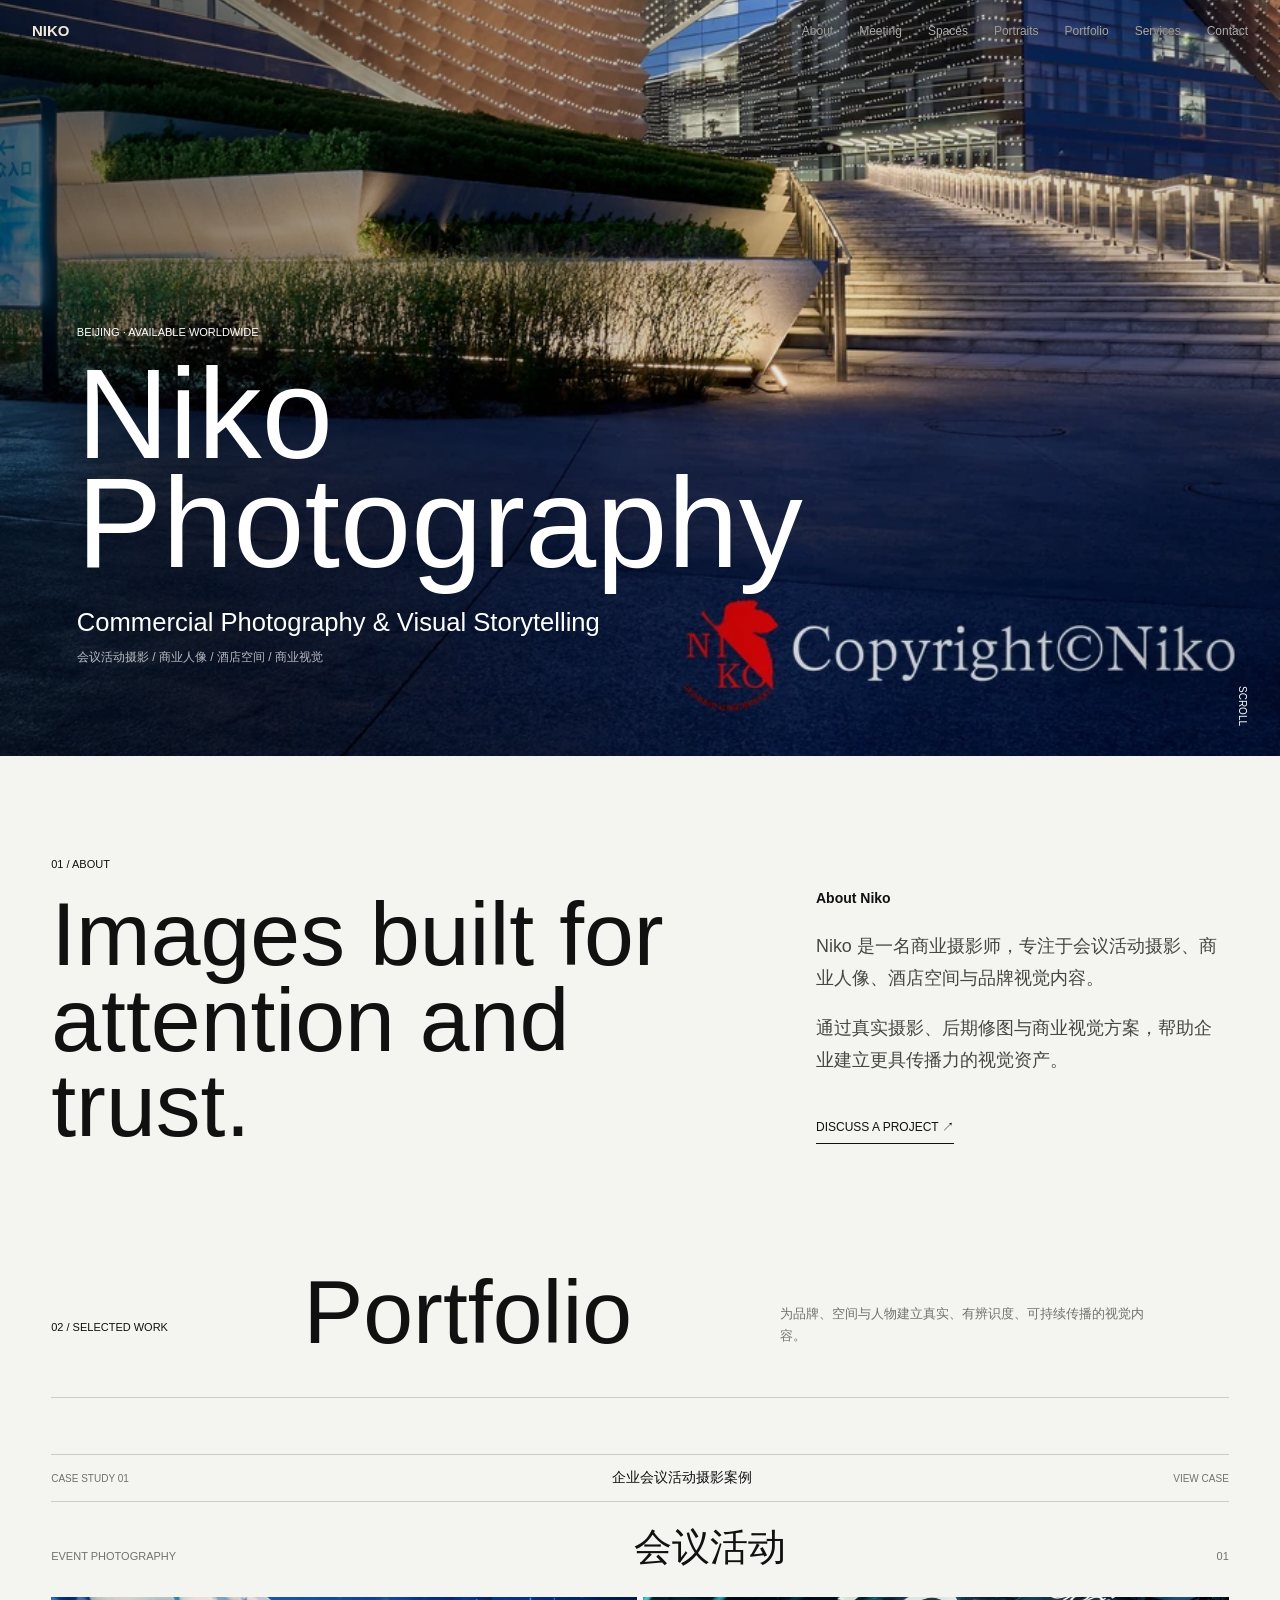
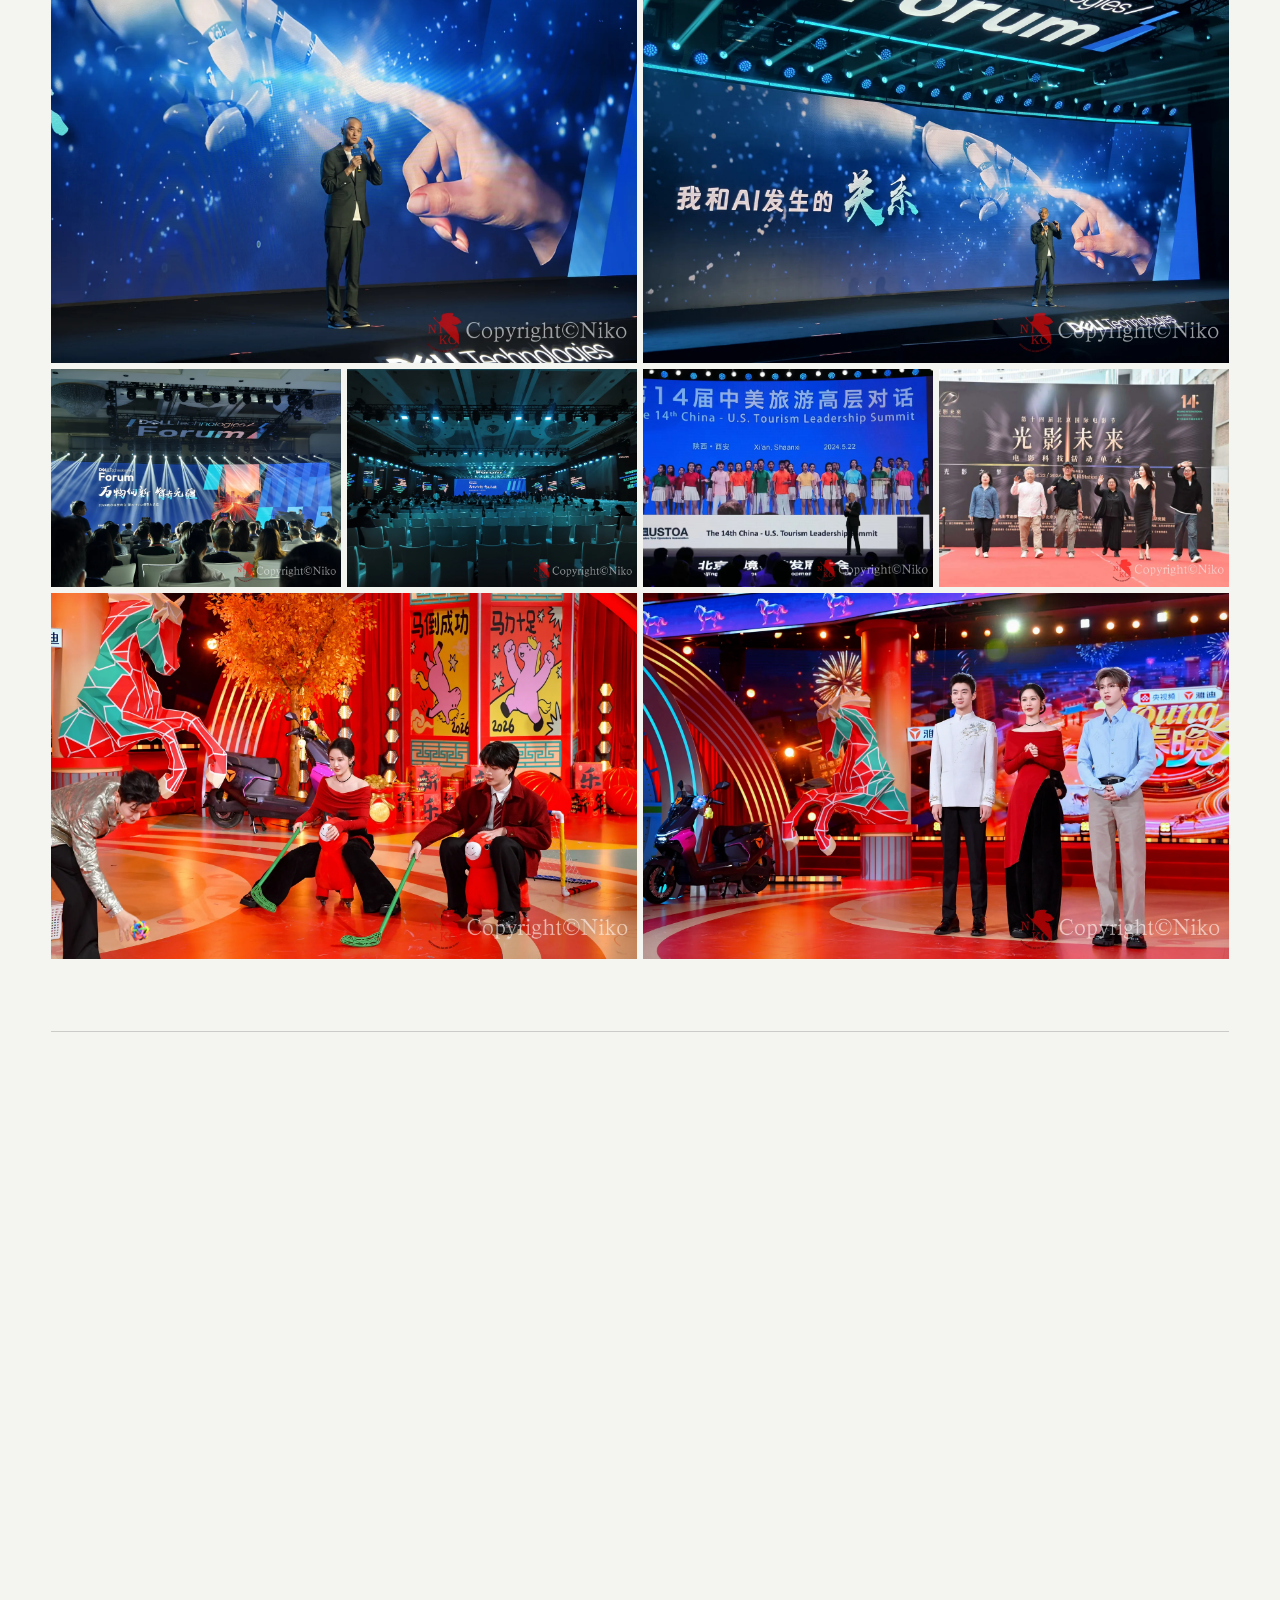
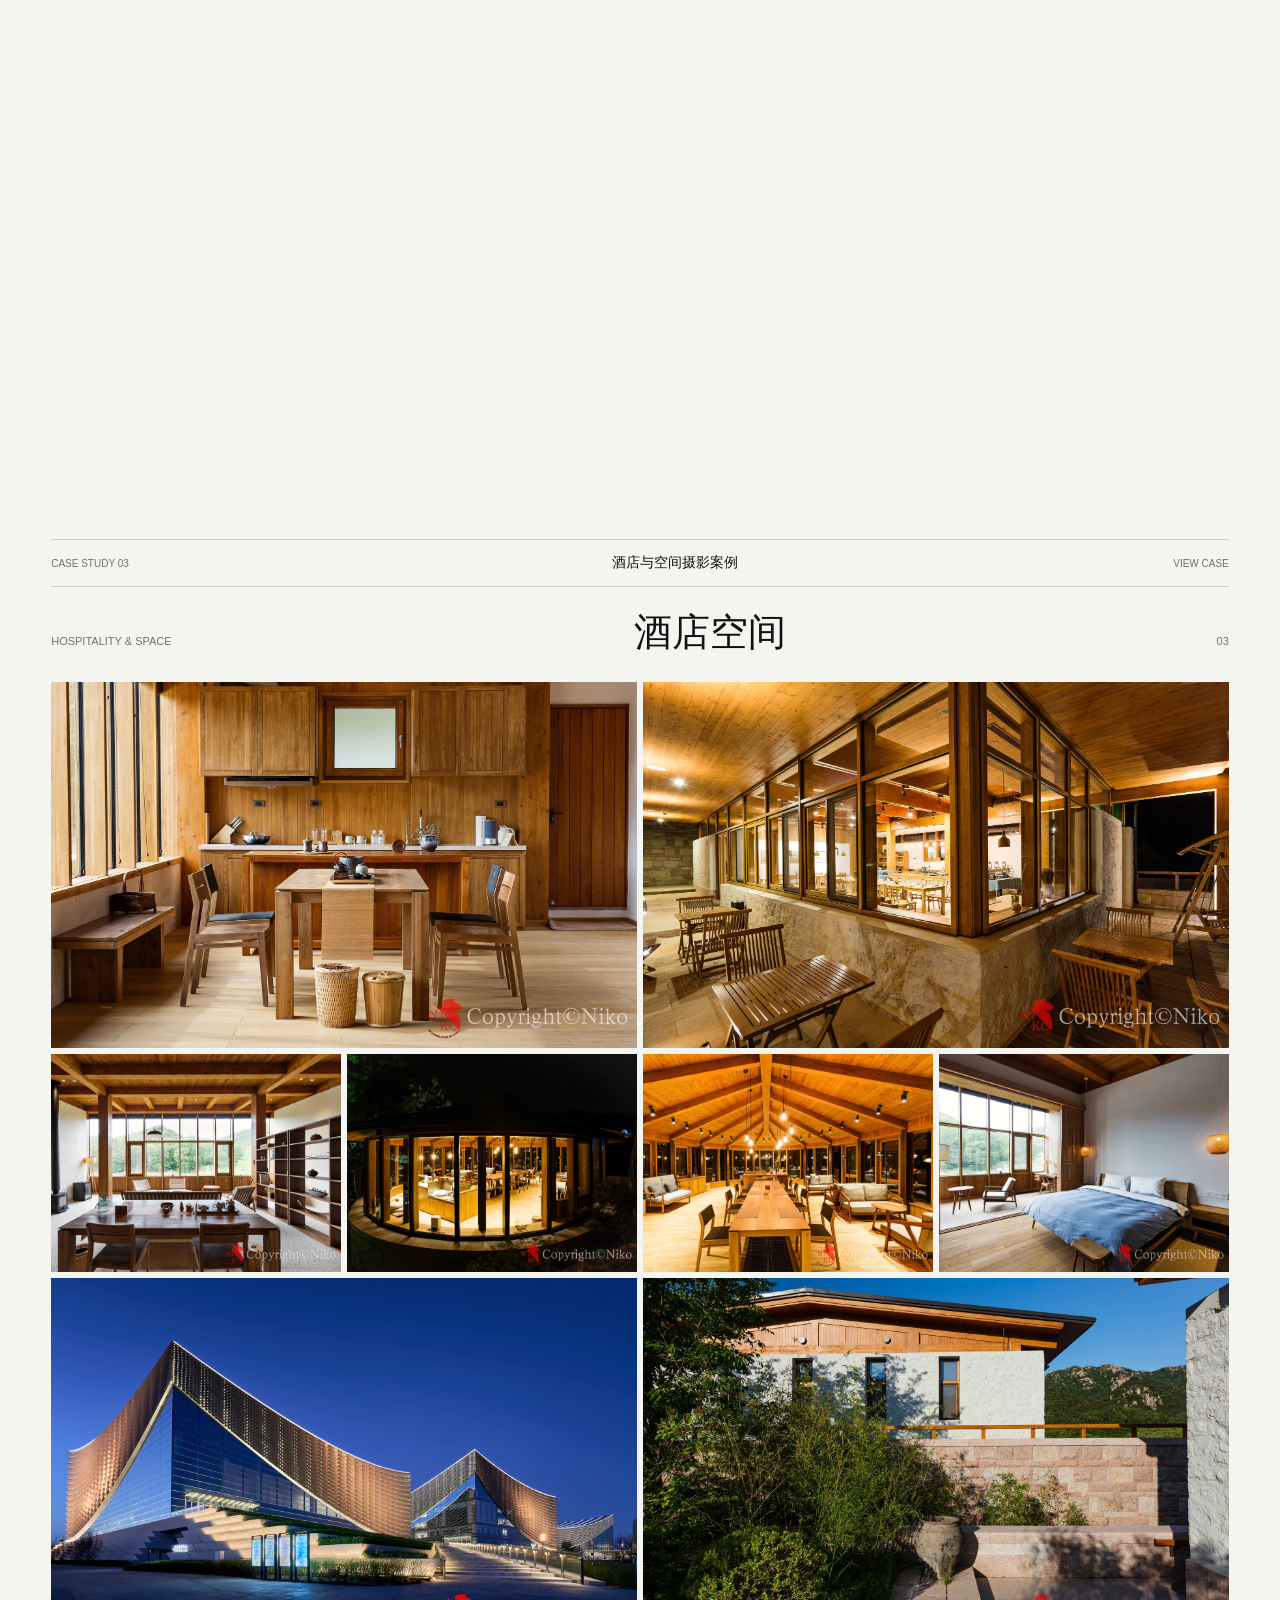
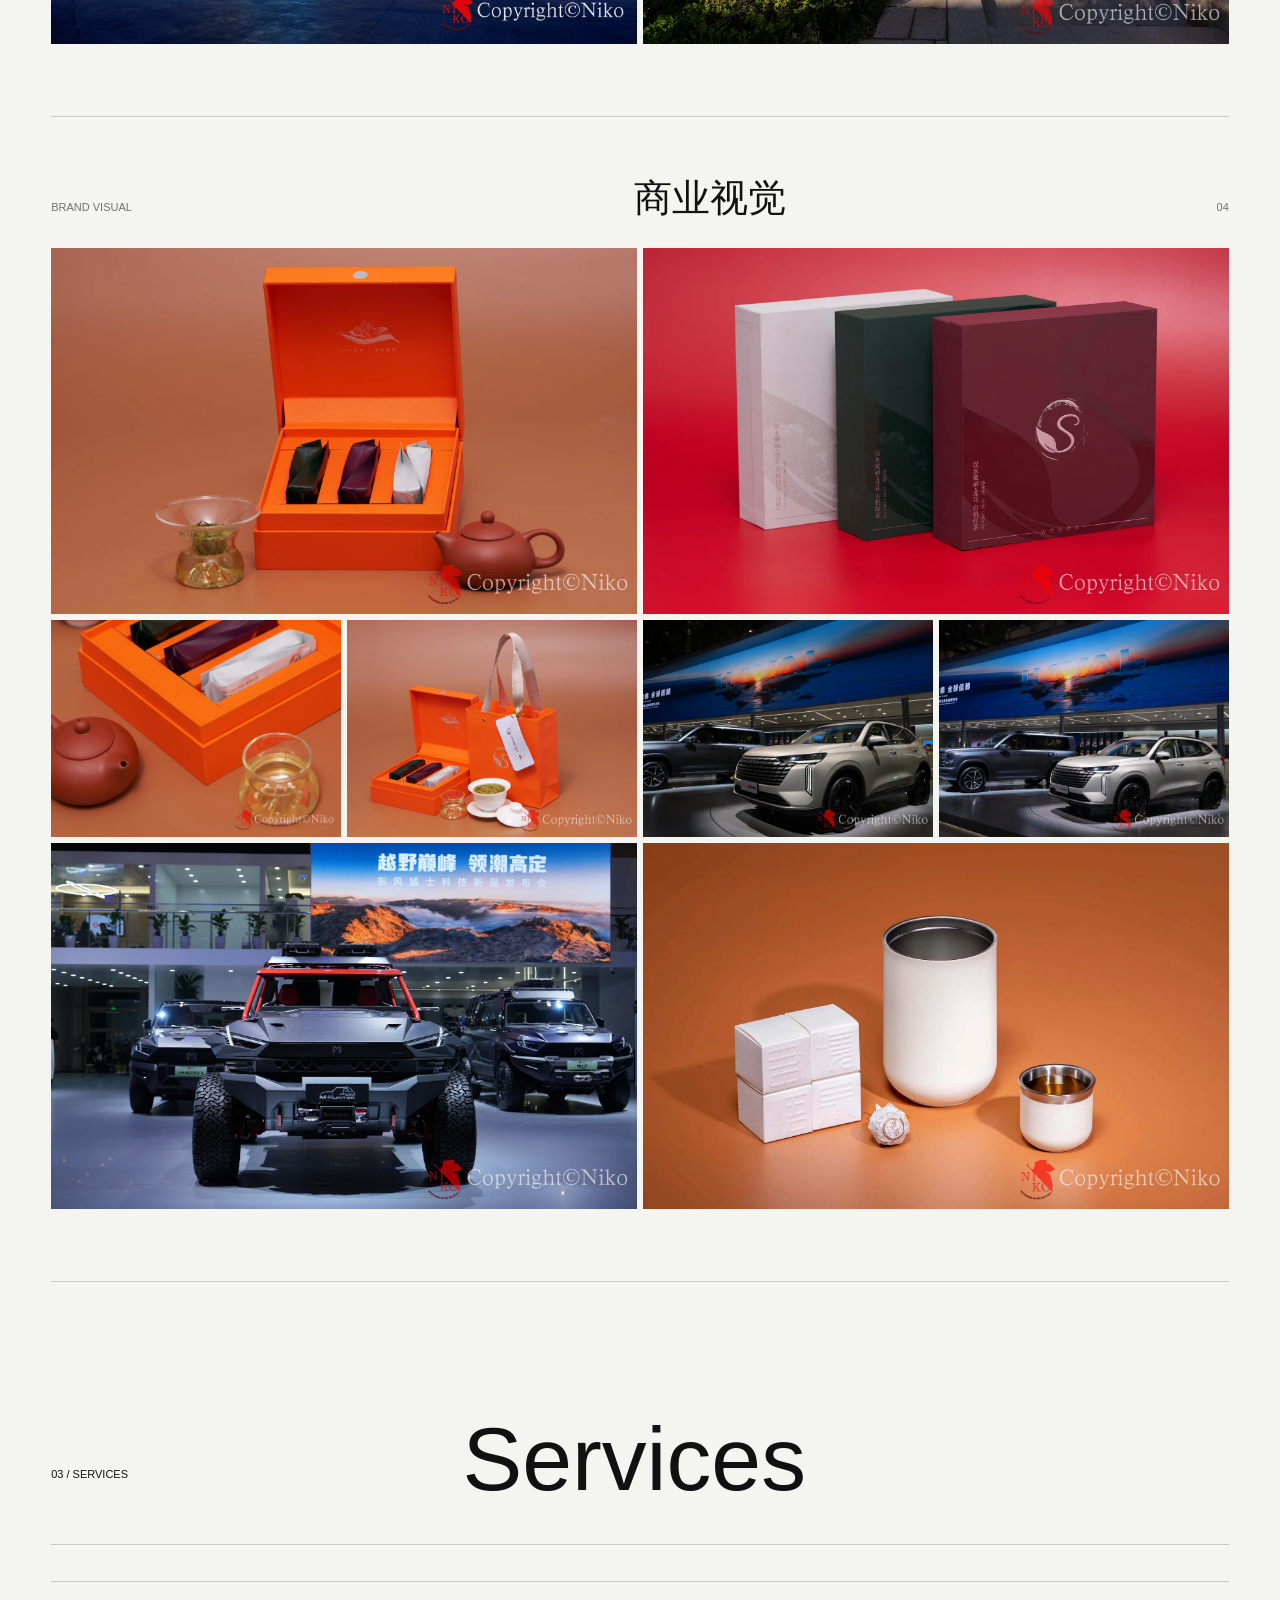
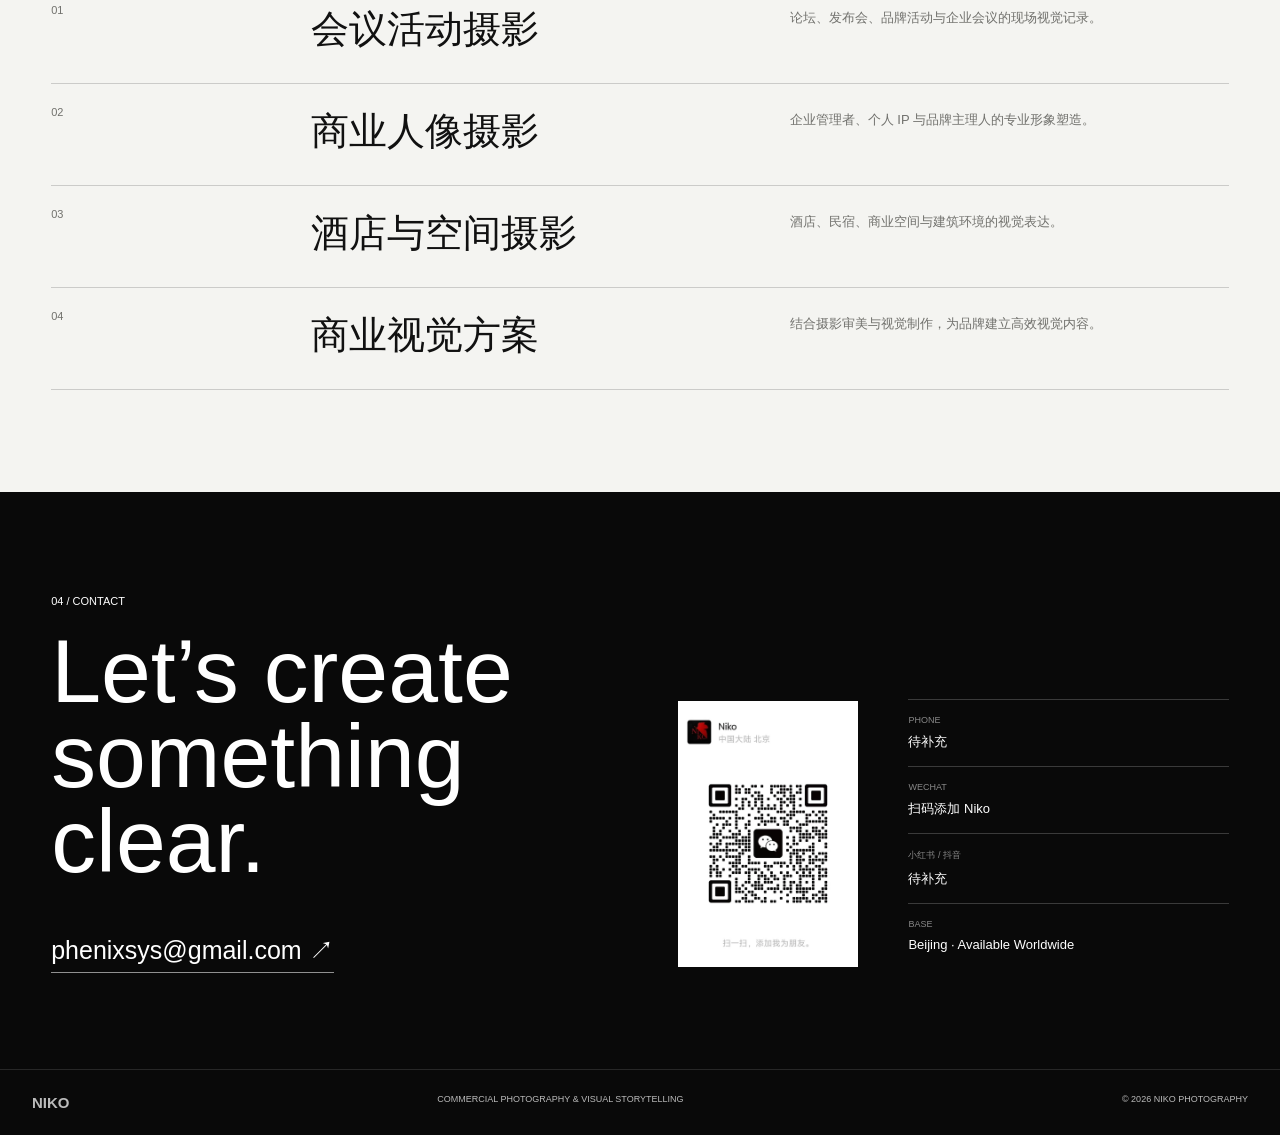
<file: index.html>
<!doctype html>
<html lang="zh-CN">
<head>
  <meta charset="utf-8">
  <meta name="viewport" content="width=device-width, initial-scale=1">
  <meta name="description" content="Niko Photography 商业摄影作品集：会议活动、商业人像、酒店空间与商业视觉。">
  <title>Niko Photography</title>
  <link rel="stylesheet" href="style.css?v=8">
  <script src="script.js" defer></script>
</head>
<body>
  <header class="site-header">
    <a class="wordmark" href="#top">NIKO</a>
    <nav aria-label="主导航">
      <a href="#about">About</a>
      <a href="case-meeting-event.html">Meeting</a>
      <a href="case-hospitality-space.html">Spaces</a>
      <a href="case-commercial-portrait.html">Portraits</a>
      <a class="nav-secondary" href="#portfolio">Portfolio</a>
      <a class="nav-secondary" href="#services">Services</a>
      <a href="#contact">Contact</a>
    </nav>
  </header>

  <main id="top">
    <section class="hero" aria-labelledby="hero-title">
      <picture>
        <source media="(max-width: 800px)" srcset="images/web/hero-mobile.webp?v=2">
        <img src="images/web/hero-desktop.webp?v=2" alt="Niko 拍摄的蓝调建筑夜景" fetchpriority="high">
      </picture>
      <div class="hero-shade"></div>
      <div class="hero-content">
        <p class="eyebrow">Beijing · Available Worldwide</p>
        <h1 id="hero-title">Niko<br>Photography</h1>
        <p class="hero-subtitle">Commercial Photography &amp; Visual Storytelling</p>
        <p class="hero-services">会议活动摄影 / 商业人像 / 酒店空间 / 商业视觉</p>
      </div>
      <a class="scroll-cue" href="#about" aria-label="继续浏览">Scroll</a>
    </section>

    <section class="about section reveal" id="about">
      <div>
        <p class="section-index">01 / About</p>
        <h2>Images built for<br>attention and trust.</h2>
      </div>
      <div class="about-copy">
        <h3>About Niko</h3>
        <p>Niko 是一名商业摄影师，专注于会议活动摄影、商业人像、酒店空间与品牌视觉内容。</p>
        <p>通过真实摄影、后期修图与商业视觉方案，帮助企业建立更具传播力的视觉资产。</p>
        <a class="text-link" href="#contact">Discuss a project <span>↗</span></a>
      </div>
    </section>

    <section class="portfolio" id="portfolio">
      <div class="section-heading reveal">
        <p class="section-index">02 / Selected Work</p>
        <h2>Portfolio</h2>
        <p>为品牌、空间与人物建立真实、有辨识度、可持续传播的视觉内容。</p>
      </div>

      <article class="project reveal">
        <a class="case-entry" href="case-meeting-event.html">
          <span>Case Study 01</span>
          <strong>企业会议活动摄影案例</strong>
          <span>View Case</span>
        </a>
        <div class="project-title">
          <p>Event Photography</p><h3>会议活动</h3><span>01</span>
        </div>
        <div class="gallery gallery-event">
          <button class="work work-wide"><img src="images/web/event-01.webp" alt="大型商业会议现场" loading="lazy"></button>
          <button class="work"><img src="images/web/event-02.webp" alt="科技论坛主舞台" loading="lazy"></button>
          <button class="work"><img src="images/web/event-03.webp" alt="论坛观众与舞台" loading="lazy"></button>
          <button class="work work-tall"><img src="images/web/event-04.webp" alt="蓝色灯光下的论坛会场" loading="lazy"></button>
          <button class="work"><img src="images/web/event-05.webp" alt="国际会议合影" loading="lazy"></button>
          <button class="work"><img src="images/web/event-06.webp" alt="品牌活动发布现场" loading="lazy"></button>
          <button class="work"><img src="images/web/event-07.webp" alt="舞台表演现场" loading="lazy"></button>
          <button class="work work-wide"><img src="images/web/event-08.webp" alt="春节晚会舞台" loading="lazy"></button>
        </div>
      </article>

      <article class="project reveal">
        <a class="case-entry" href="case-commercial-portrait.html">
          <span>Case Study 02</span>
          <strong>商业人像与人物肖像案例</strong>
          <span>View Case</span>
        </a>
        <div class="project-title">
          <p>Commercial Portrait</p><h3>商业人像</h3><span>02</span>
        </div>
        <div class="gallery gallery-portrait">
          <button class="work work-tall"><img src="images/web/portrait-01.webp" alt="绿色礼服商业人像" loading="lazy"></button>
          <button class="work work-wide"><img src="images/web/portrait-02-home.webp?v=1" alt="绿色礼服时尚商业人像" loading="lazy"></button>
          <button class="work work-tall"><img src="images/web/portrait-03.webp" alt="灰色背景女性人像" loading="lazy"></button>
          <button class="work work-tall portrait-focus"><img src="images/web/portrait-case/portrait-01.webp?v=2" alt="杨澜环境人物肖像" loading="lazy"></button>
          <button class="work work-tall portrait-focus"><img src="images/web/portrait-05.webp" alt="企业家商业肖像" loading="lazy"></button>
          <button class="work work-tall portrait-focus"><img src="images/web/portrait-06.webp" alt="女性品牌主理人肖像" loading="lazy"></button>
          <button class="work work-tall portrait-focus"><img src="images/web/portrait-07.webp" alt="摄影师商业肖像" loading="lazy"></button>
          <button class="work work-tall portrait-focus"><img src="images/web/portrait-08.webp" alt="男性商业肖像" loading="lazy"></button>
        </div>
      </article>

      <article class="project reveal">
        <a class="case-entry" href="case-hospitality-space.html">
          <span>Case Study 03</span>
          <strong>酒店与空间摄影案例</strong>
          <span>View Case</span>
        </a>
        <div class="project-title">
          <p>Hospitality &amp; Space</p><h3>酒店空间</h3><span>03</span>
        </div>
        <div class="gallery gallery-space">
          <button class="work work-wide"><img src="images/web/space-01.webp" alt="木质酒店餐厅空间" loading="lazy"></button>
          <button class="work"><img src="images/web/space-02.webp" alt="酒店夜间餐厅空间" loading="lazy"></button>
          <button class="work"><img src="images/web/space-03.webp" alt="酒店室内空间" loading="lazy"></button>
          <button class="work work-wide"><img src="images/web/space-04.webp" alt="酒店夜景外观" loading="lazy"></button>
          <button class="work"><img src="images/web/space-05.webp" alt="酒店餐厅空间" loading="lazy"></button>
          <button class="work"><img src="images/web/space-06.webp" alt="酒店客房" loading="lazy"></button>
          <button class="work work-wide"><img src="images/web/space-07.webp?v=2" alt="蓝调商业建筑夜景" loading="lazy"></button>
          <button class="work"><img src="images/web/space-08.webp" alt="酒店建筑外观" loading="lazy"></button>
        </div>
      </article>

      <article class="project reveal">
        <div class="project-title">
          <p>Brand Visual</p><h3>商业视觉</h3><span>04</span>
        </div>
        <div class="gallery gallery-brand">
          <button class="work"><img src="images/web/ai-01.webp" alt="茶品牌产品视觉" loading="lazy"></button>
          <button class="work work-wide"><img src="images/web/ai-02.webp" alt="品牌包装视觉" loading="lazy"></button>
          <button class="work work-tall"><img src="images/web/ai-03.webp" alt="茶礼盒商业视觉" loading="lazy"></button>
          <button class="work"><img src="images/web/ai-04.webp" alt="品牌礼盒场景" loading="lazy"></button>
          <button class="work work-wide"><img src="images/web/ai-05.webp" alt="汽车商业视觉" loading="lazy"></button>
          <button class="work"><img src="images/web/ai-06.webp" alt="汽车展览商业视觉" loading="lazy"></button>
          <button class="work"><img src="images/web/ai-07.webp" alt="汽车品牌展台" loading="lazy"></button>
          <button class="work work-wide"><img src="images/web/ai-08.webp" alt="品牌产品组合视觉" loading="lazy"></button>
        </div>
      </article>
    </section>

    <section class="services section" id="services">
      <div class="section-heading reveal">
        <p class="section-index">03 / Services</p>
        <h2>Services</h2>
      </div>
      <div class="service-list reveal">
        <article><span>01</span><h3>会议活动摄影</h3><p>论坛、发布会、品牌活动与企业会议的现场视觉记录。</p></article>
        <article><span>02</span><h3>商业人像摄影</h3><p>企业管理者、个人 IP 与品牌主理人的专业形象塑造。</p></article>
        <article><span>03</span><h3>酒店与空间摄影</h3><p>酒店、民宿、商业空间与建筑环境的视觉表达。</p></article>
        <article><span>04</span><h3>商业视觉方案</h3><p>结合摄影审美与视觉制作，为品牌建立高效视觉内容。</p></article>
      </div>
    </section>

    <section class="contact section" id="contact">
      <div class="contact-lead reveal">
        <p class="section-index">04 / Contact</p>
        <h2>Let’s create<br>something clear.</h2>
        <a href="mailto:phenixsys@gmail.com">phenixsys@gmail.com ↗</a>
      </div>
      <div class="contact-details reveal">
        <img class="wechat-qr" src="images/web/wechat-qr.webp" alt="Niko 微信二维码" draggable="false">
        <dl>
          <div><dt>Phone</dt><dd>待补充</dd></div>
          <div><dt>WeChat</dt><dd>扫码添加 Niko</dd></div>
          <div><dt>小红书 / 抖音</dt><dd>待补充</dd></div>
          <div><dt>Base</dt><dd>Beijing · Available Worldwide</dd></div>
        </dl>
      </div>
    </section>
  </main>

  <footer>
    <a class="wordmark" href="#top">NIKO</a>
    <p>Commercial Photography &amp; Visual Storytelling</p>
    <p>© 2026 Niko Photography</p>
  </footer>

  <dialog class="lightbox" aria-label="作品大图">
    <button class="lightbox-close" aria-label="关闭">×</button>
    <img alt="">
  </dialog>
</body>
</html>
</file>
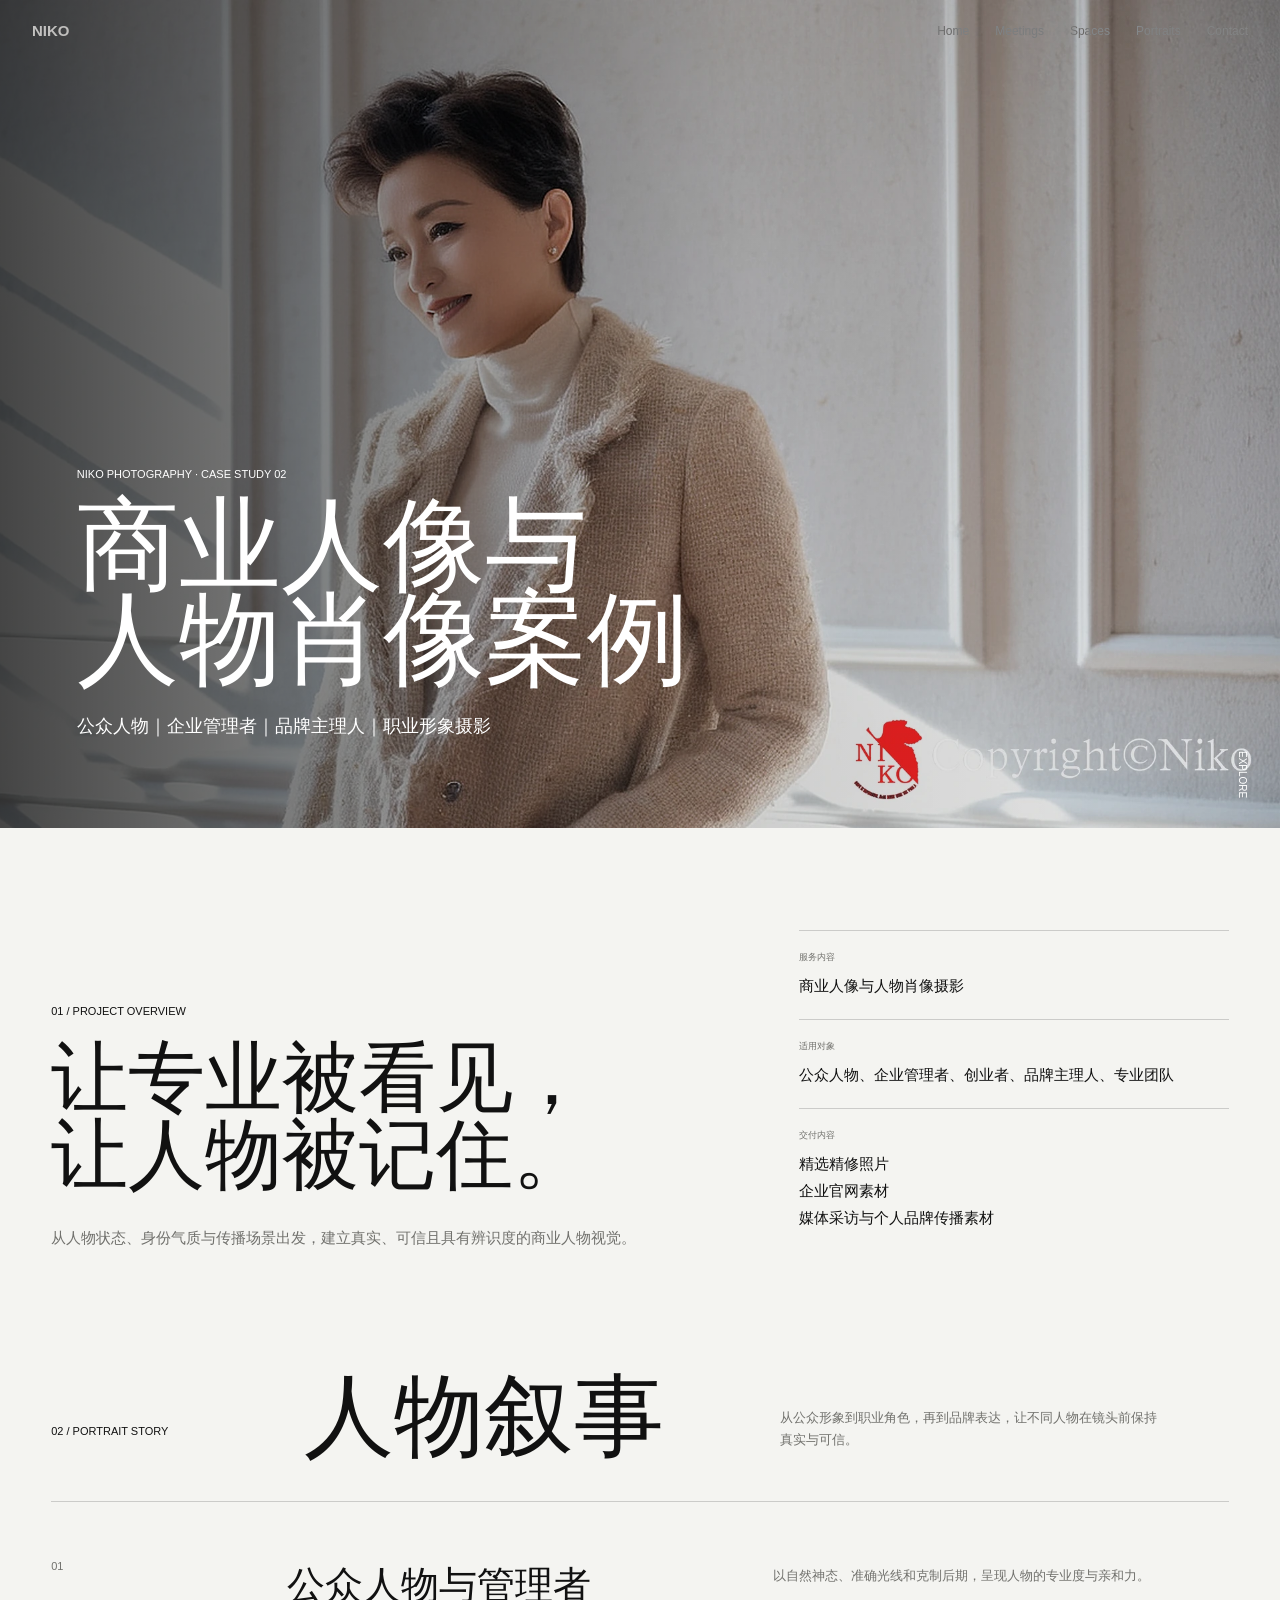
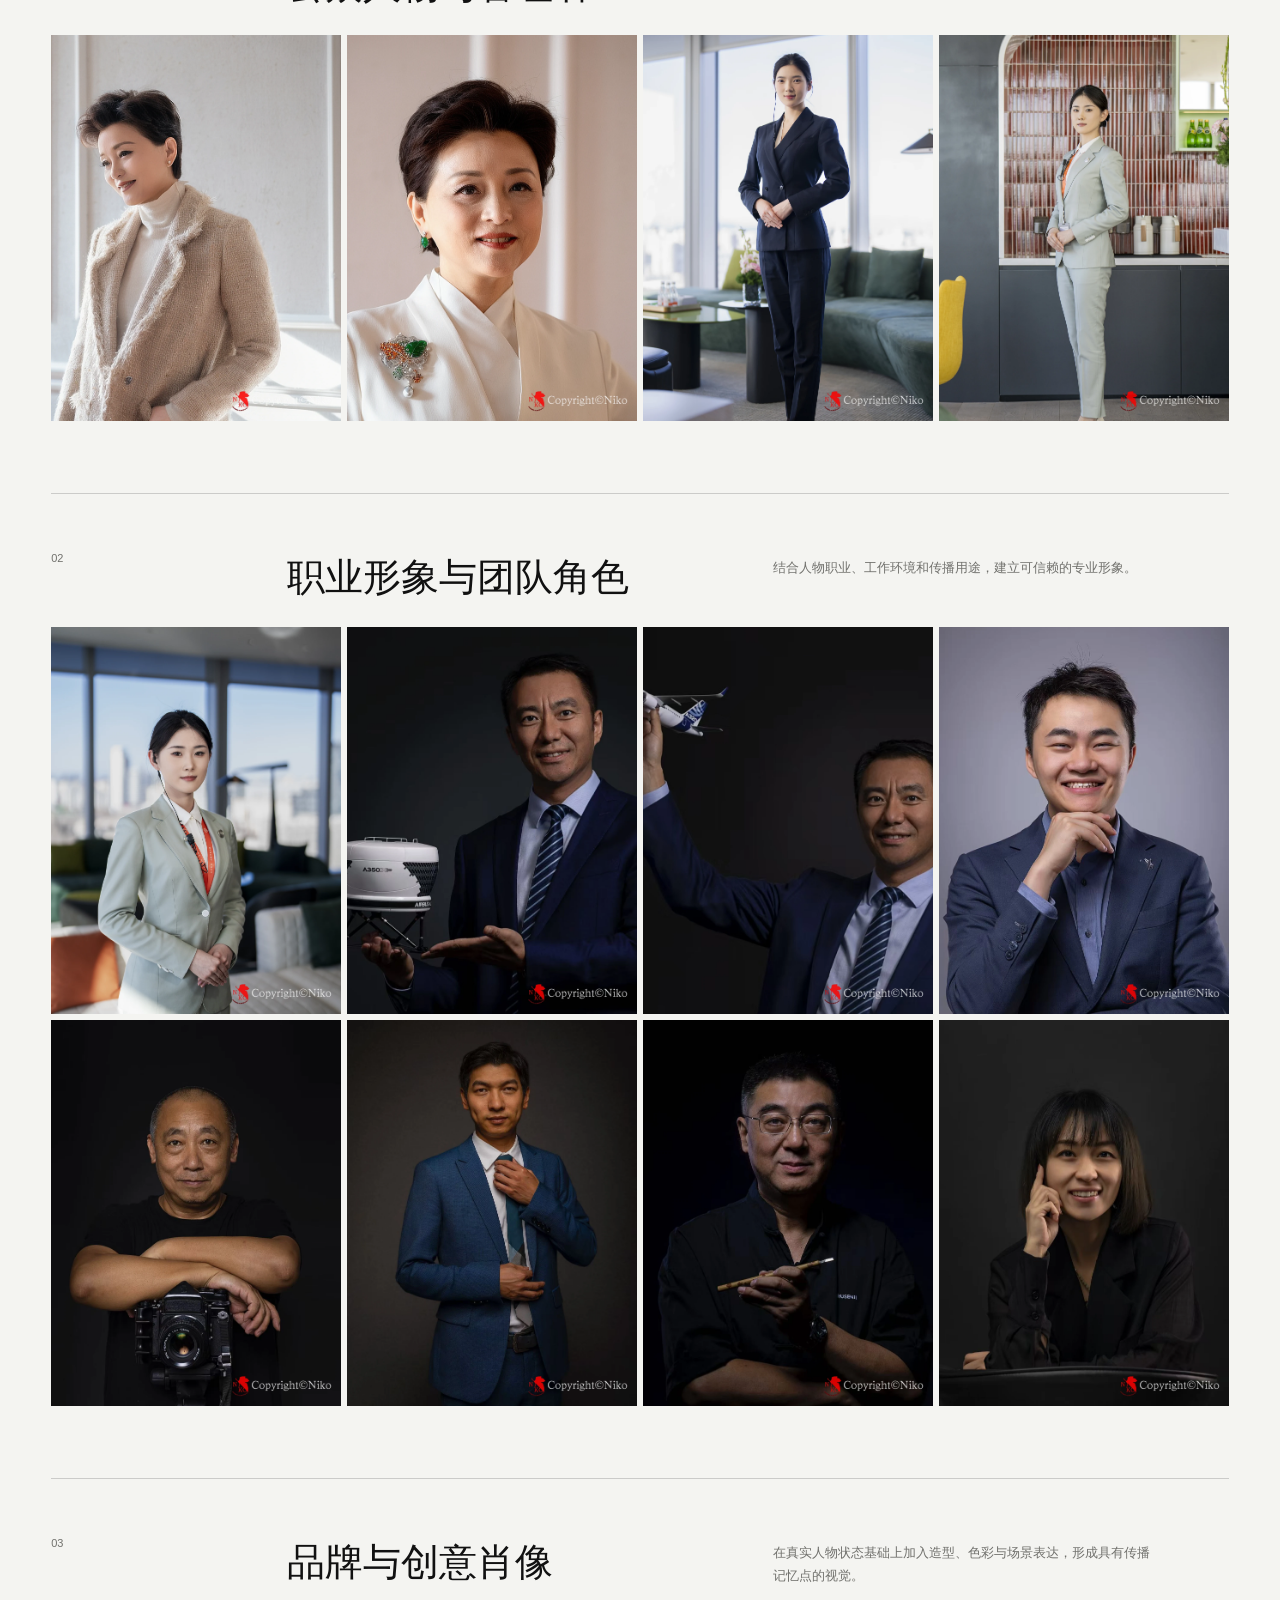
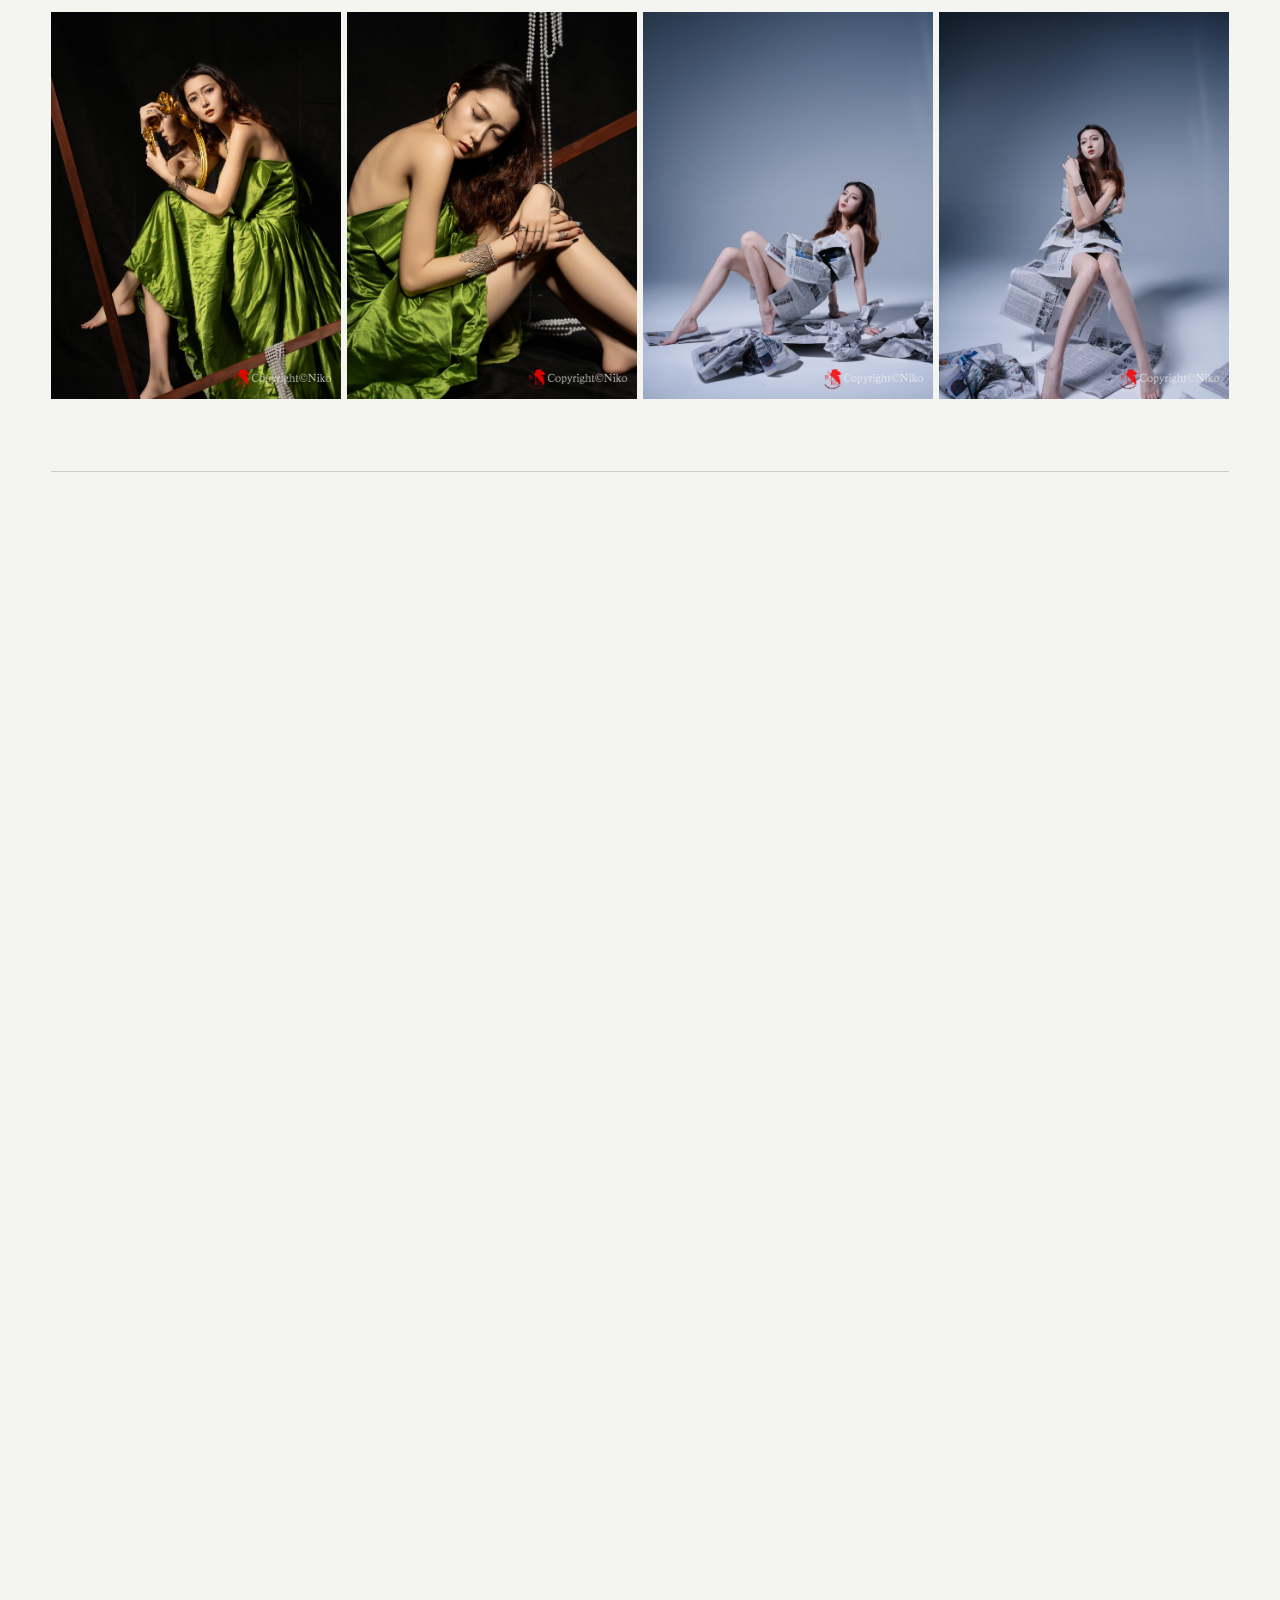
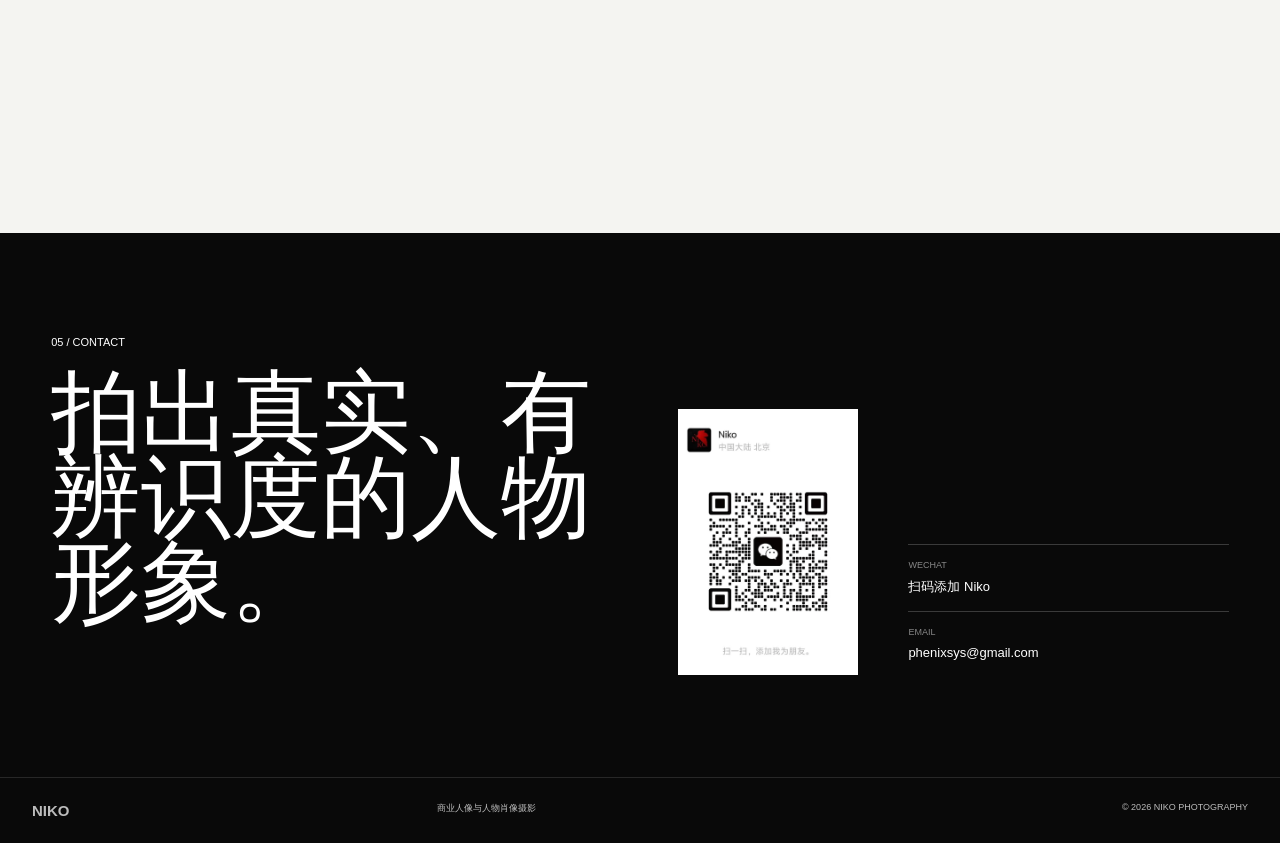
<file: case-commercial-portrait.html>
<!doctype html>
<html lang="zh-CN">
<head>
  <meta charset="UTF-8">
  <meta name="viewport" content="width=device-width, initial-scale=1.0">
  <meta name="description" content="企业管理者、公众人物、品牌主理人与职业形象摄影案例展示，提供专业商业人像摄影服务。">
  <title>商业人像与人物肖像案例｜Niko Photography</title>
  <link rel="stylesheet" href="style.css?v=8">
</head>
<body class="case-page">
  <header class="site-header">
    <a class="wordmark" href="index.html">NIKO</a>
    <nav>
      <a href="index.html">Home</a>
      <a href="case-meeting-event.html">Meetings</a>
      <a href="case-hospitality-space.html">Spaces</a>
      <a href="case-commercial-portrait.html">Portraits</a>
      <a href="#contact">Contact</a>
    </nav>
  </header>
  <main id="top">
    <section class="case-hero portrait-case-hero" aria-labelledby="case-title">
      <picture>
        <source media="(max-width: 800px)" srcset="images/web/portrait-case/portrait-hero-mobile.webp?v=1">
        <img src="images/web/portrait-case/portrait-hero-desktop.webp?v=1" alt="杨澜环境人物肖像" fetchpriority="high">
      </picture>
      <div class="hero-shade"></div>
      <div class="case-hero-content">
        <p class="eyebrow">Niko Photography · Case Study 02</p>
        <h1 id="case-title">商业人像与<br>人物肖像案例</h1>
        <p>公众人物｜企业管理者｜品牌主理人｜职业形象摄影</p>
      </div>
      <a class="scroll-cue" href="#overview" aria-label="继续浏览">Explore</a>
    </section>

    <section class="case-overview section reveal" id="overview">
      <div class="case-intro">
        <p class="section-index">01 / Project Overview</p>
        <h2>让专业被看见，<br>让人物被记住。</h2>
        <p>从人物状态、身份气质与传播场景出发，建立真实、可信且具有辨识度的商业人物视觉。</p>
      </div>
      <dl class="overview-list">
        <div><dt>服务内容</dt><dd>商业人像与人物肖像摄影</dd></div>
        <div><dt>适用对象</dt><dd>公众人物、企业管理者、创业者、品牌主理人、专业团队</dd></div>
        <div><dt>交付内容</dt><dd>精选精修照片<br>企业官网素材<br>媒体采访与个人品牌传播素材</dd></div>
      </dl>
    </section>

    <section class="case-story section" id="story">
      <div class="section-heading reveal">
        <p class="section-index">02 / Portrait Story</p>
        <h2>人物叙事</h2>
        <p>从公众形象到职业角色，再到品牌表达，让不同人物在镜头前保持真实与可信。</p>
      </div>
      <article class="story-chapter reveal">
        <div class="chapter-copy"><span>01</span><div><h3>公众人物与管理者</h3><p>以自然神态、准确光线和克制后期，呈现人物的专业度与亲和力。</p></div></div>
        <div class="case-gallery case-gallery-four case-gallery-portrait">
          <button class="work"><img src="images/web/portrait-case/portrait-01.webp?v=1" alt="杨澜环境人物肖像" loading="lazy"></button>
          <button class="work"><img src="images/web/portrait-case/portrait-02.webp?v=1" alt="杨澜正式人物肖像" loading="lazy"></button>
          <button class="work"><img src="images/web/portrait-case/portrait-03.webp?v=1" alt="企业管理者环境肖像" loading="lazy"></button>
          <button class="work"><img src="images/web/portrait-case/portrait-04.webp?v=1" alt="企业管理者品牌空间肖像" loading="lazy"></button>
        </div>
      </article>
      <article class="story-chapter reveal">
        <div class="chapter-copy"><span>02</span><div><h3>职业形象与团队角色</h3><p>结合人物职业、工作环境和传播用途，建立可信赖的专业形象。</p></div></div>
        <div class="case-gallery case-gallery-four case-gallery-portrait">
          <button class="work"><img src="images/web/portrait-case/portrait-05.webp?v=1" alt="女性职业形象肖像" loading="lazy"></button>
          <button class="work"><img src="images/web/portrait-case/portrait-06.webp?v=1" alt="男性管理者创意肖像" loading="lazy"></button>
          <button class="work"><img src="images/web/portrait-case/portrait-07.webp?v=1" alt="男性管理者品牌肖像" loading="lazy"></button>
          <button class="work"><img src="images/web/portrait-case/portrait-08.webp?v=1" alt="男性商务肖像" loading="lazy"></button>
          <button class="work"><img src="images/web/portrait-case/portrait-09.webp?v=1" alt="摄影师职业肖像" loading="lazy"></button>
          <button class="work"><img src="images/web/portrait-case/portrait-10.webp?v=1" alt="男性商务形象照" loading="lazy"></button>
          <button class="work"><img src="images/web/portrait-case/portrait-11.webp?v=1" alt="品牌主理人肖像" loading="lazy"></button>
          <button class="work"><img src="images/web/portrait-case/portrait-12.webp?v=1" alt="女性职业肖像" loading="lazy"></button>
        </div>
      </article>
      <article class="story-chapter reveal">
        <div class="chapter-copy"><span>03</span><div><h3>品牌与创意肖像</h3><p>在真实人物状态基础上加入造型、色彩与场景表达，形成具有传播记忆点的视觉。</p></div></div>
        <div class="case-gallery case-gallery-four case-gallery-portrait">
          <button class="work"><img src="images/web/portrait-case/portrait-13.webp?v=1" alt="绿色礼服创意人像" loading="lazy"></button>
          <button class="work"><img src="images/web/portrait-case/portrait-14.webp?v=1" alt="绿色礼服品牌人像" loading="lazy"></button>
          <button class="work"><img src="images/web/portrait-case/portrait-15.webp?v=1" alt="编辑风格商业人像" loading="lazy"></button>
          <button class="work"><img src="images/web/portrait-case/portrait-16.webp?v=1" alt="编辑风格人物肖像" loading="lazy"></button>
        </div>
      </article>
    </section>

    <section class="case-focus section">
      <div class="section-heading reveal">
        <p class="section-index">03 / Photography Focus</p>
        <h2>摄影关注重点</h2>
        <p>让人物状态、职业身份与商业传播目标在同一组画面中保持一致。</p>
      </div>
      <div class="focus-grid reveal">
        <article><span>01</span><h3>人物状态引导</h3><p>减少镜头紧张感，捕捉自然、可信的神态与动作。</p></article>
        <article><span>02</span><h3>身份气质表达</h3><p>根据人物角色建立稳重、亲和或具有创造力的视觉气质。</p></article>
        <article><span>03</span><h3>光线与肤色控制</h3><p>保持真实肤质、自然肤色和准确的面部立体感。</p></article>
        <article><span>04</span><h3>环境与造型协调</h3><p>让服装、场景与人物身份共同服务于传播目标。</p></article>
        <article><span>05</span><h3>精修与真实平衡</h3><p>保留人物特征与皮肤纹理，避免失真的过度修饰。</p></article>
      </div>
    </section>
    <section class="delivery section reveal">
      <p class="section-index">04 / Commercial Use</p>
      <div><h2>一组人物视觉，适配持续传播。</h2><p>根据官网、媒体、社交平台和品牌资料的画幅需求，整理可持续使用的人物视觉资产。</p></div>
      <ul><li>企业官网与管理团队介绍</li><li>媒体采访与新闻稿</li><li>个人品牌与社交媒体</li><li>品牌宣传册</li><li>演讲与活动宣传</li><li>职业形象资料</li></ul>
    </section>
    <section class="contact section" id="contact">
      <div><p class="section-index">05 / Contact</p><h2>拍出真实、有辨识度的人物形象。</h2></div>
      <div class="contact-details">
        <img class="wechat-qr" src="images/web/wechat-qr.webp" alt="Niko 微信二维码" draggable="false">
        <dl><div><dt>WeChat</dt><dd>扫码添加 Niko</dd></div><div><dt>Email</dt><dd><a href="mailto:phenixsys@gmail.com">phenixsys@gmail.com</a></dd></div></dl>
      </div>
    </section>
  </main>
  <footer><a class="wordmark" href="#top">NIKO</a><p>商业人像与人物肖像摄影</p><p>© 2026 Niko Photography</p></footer>
  <script src="script.js"></script>
</body>
</html>
</file>
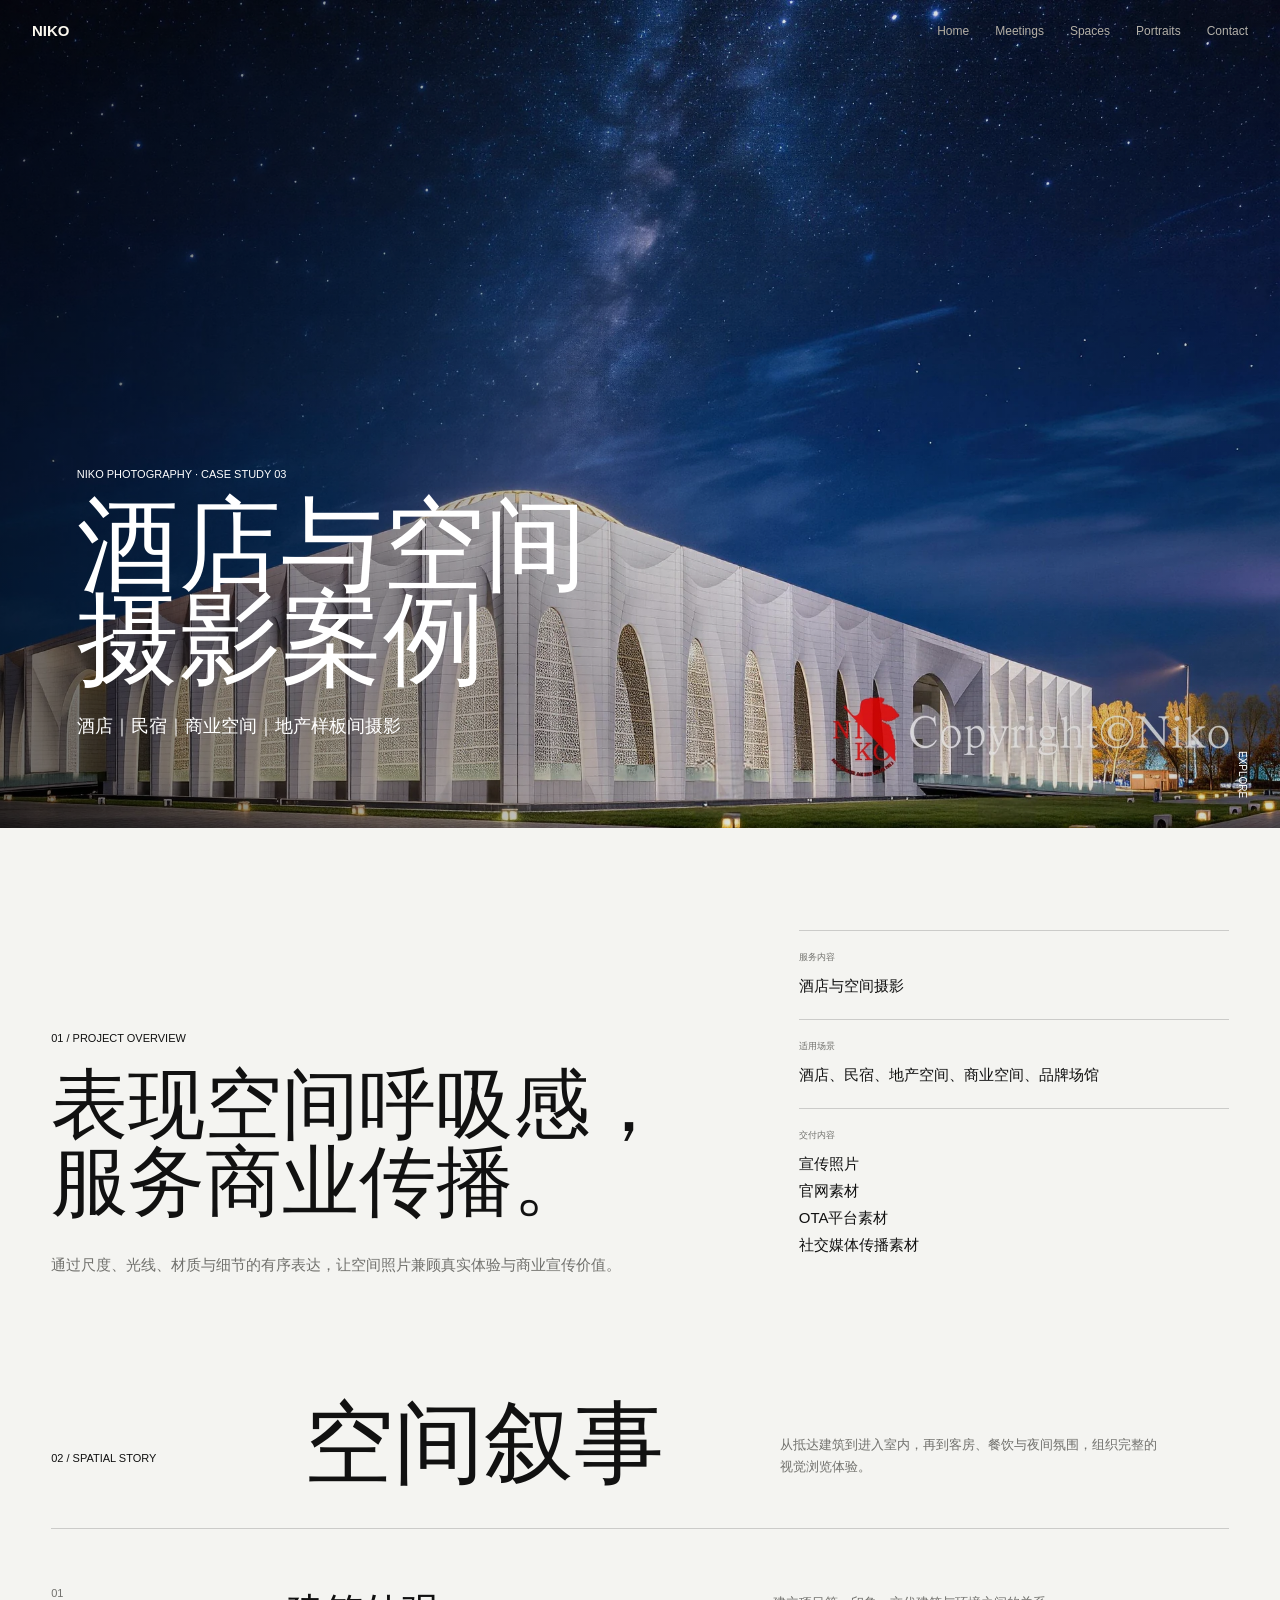
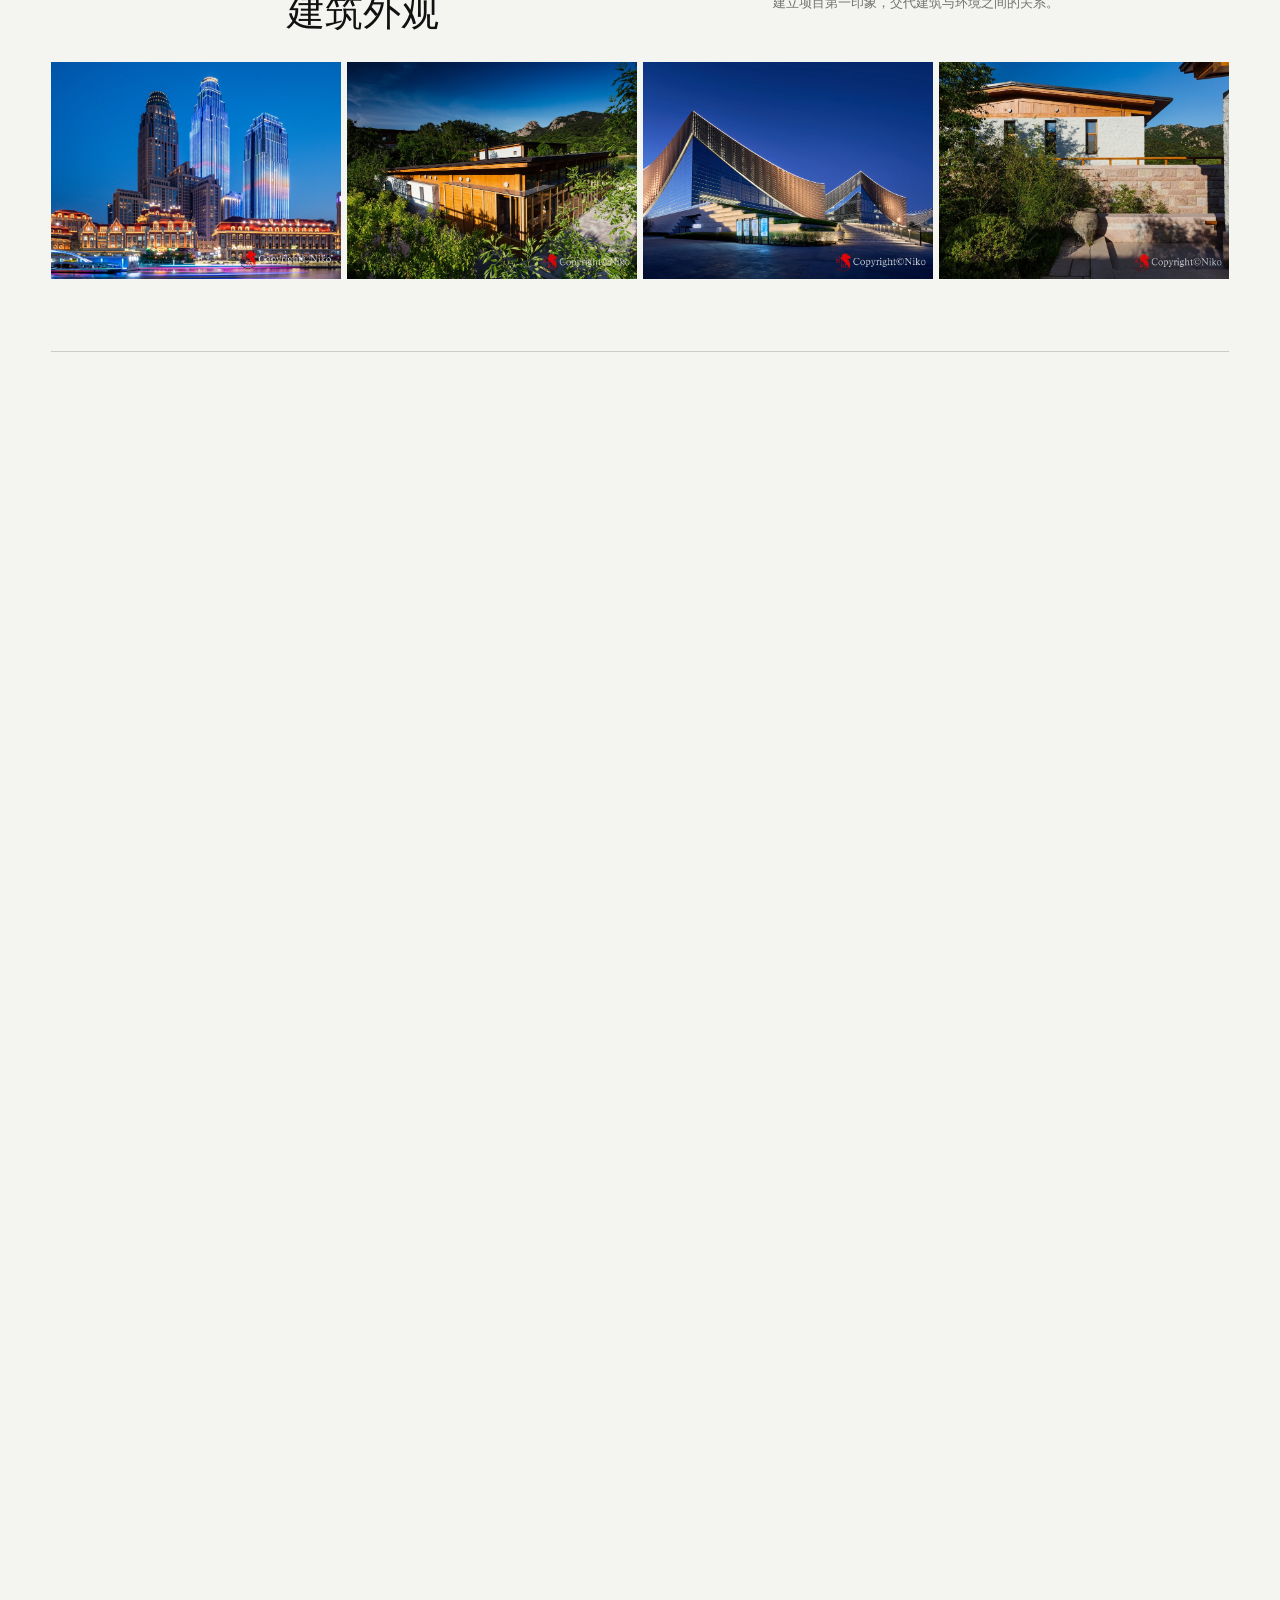
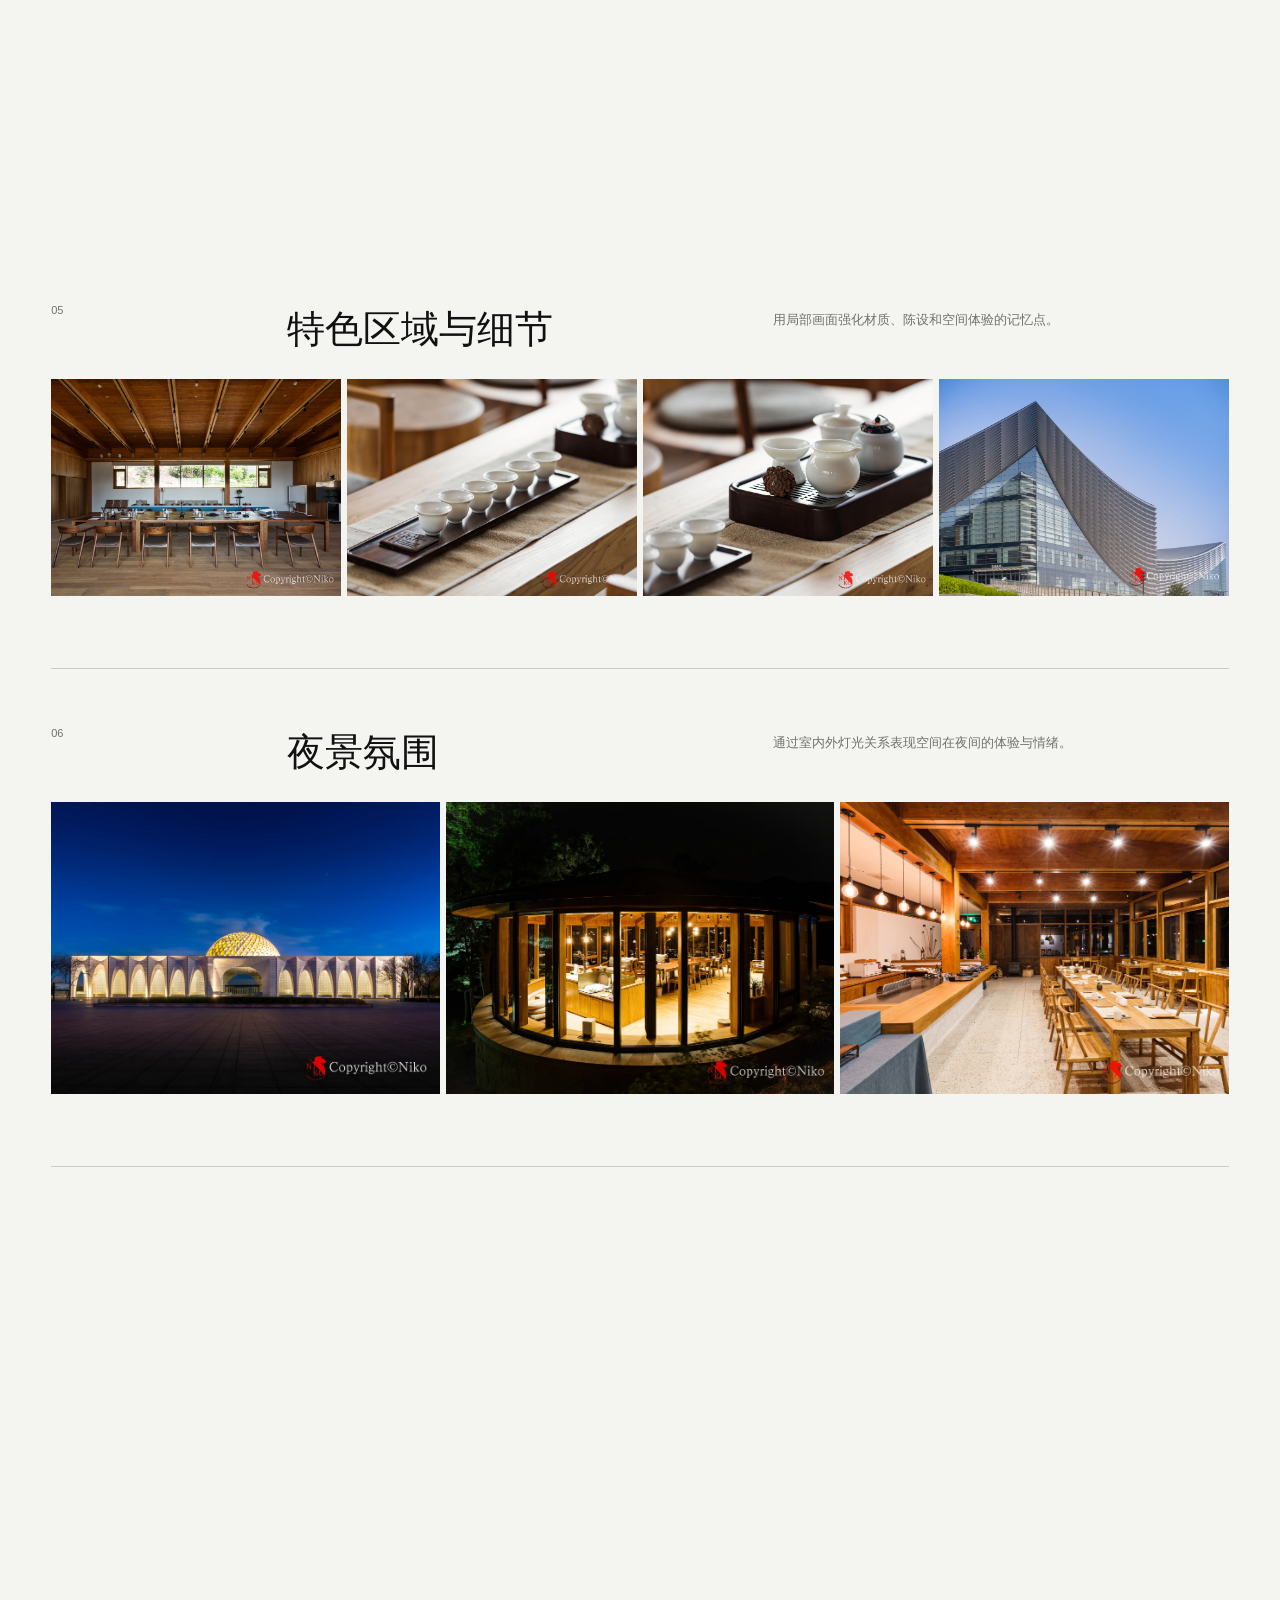
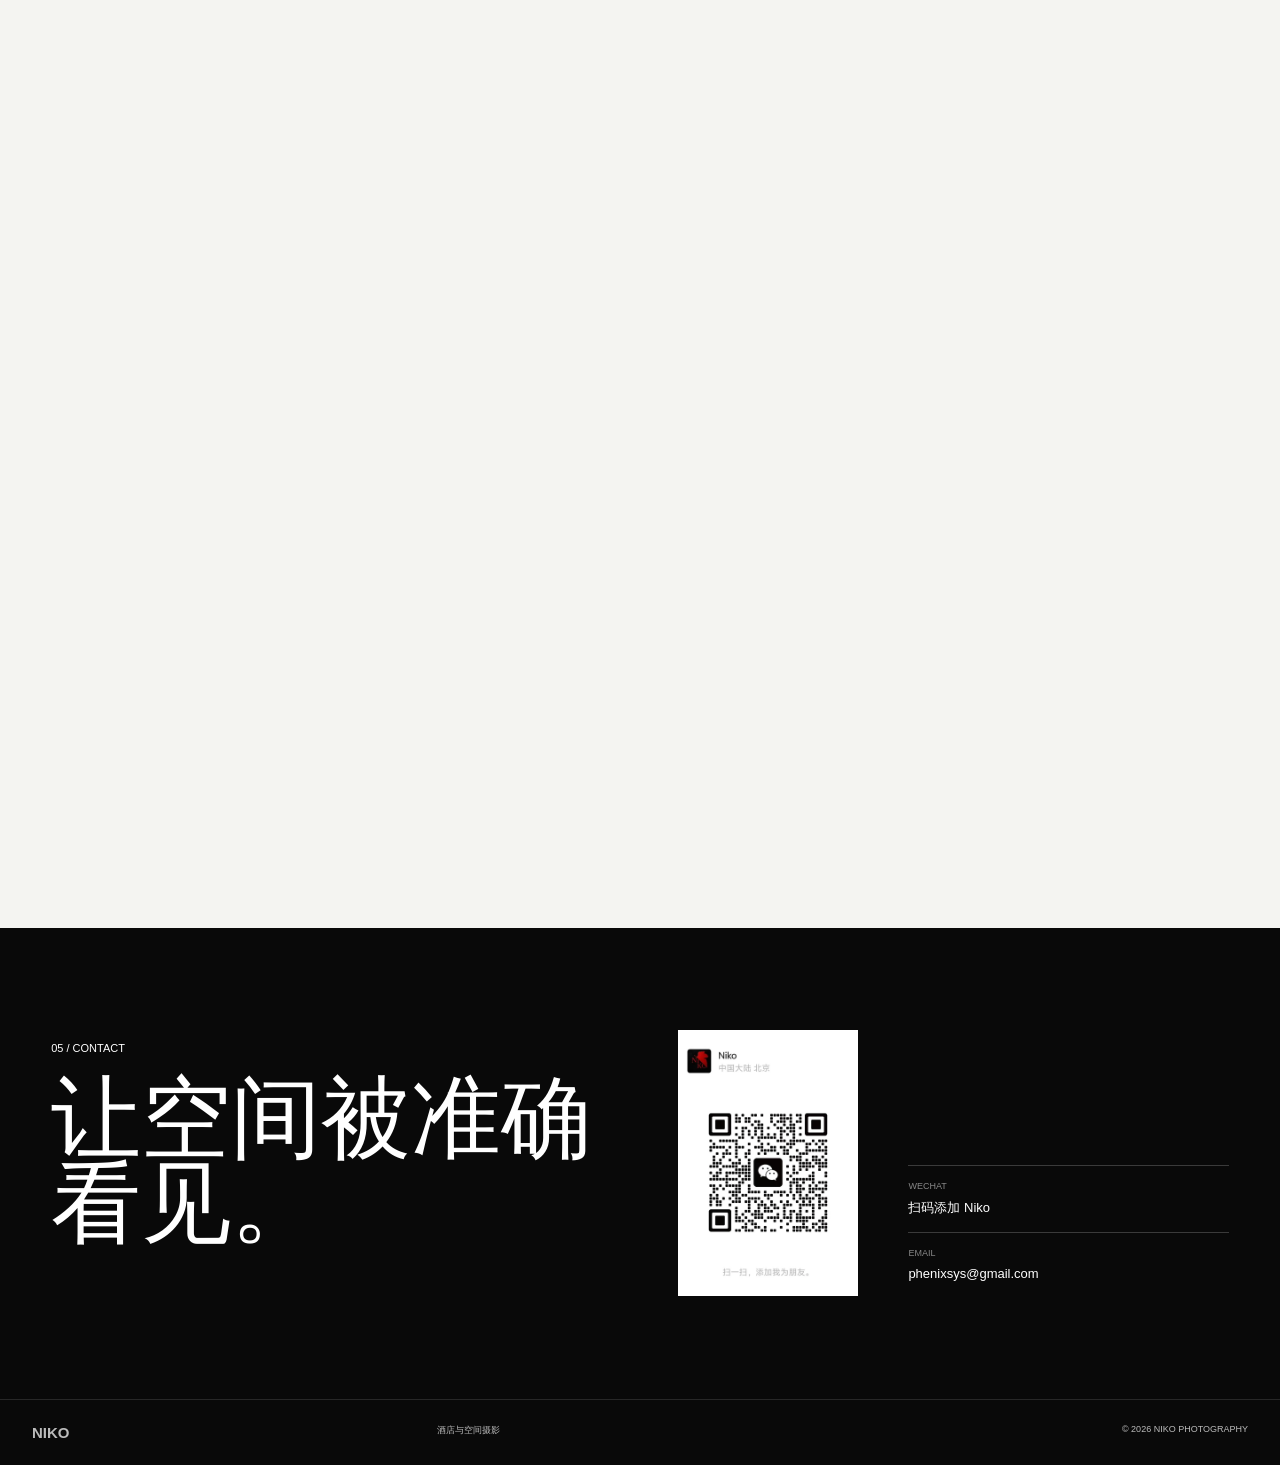
<file: case-hospitality-space.html>
<!doctype html>
<html lang="zh-CN">
<head>
  <meta charset="UTF-8">
  <meta name="viewport" content="width=device-width, initial-scale=1.0">
  <meta name="description" content="酒店、民宿、商业空间与地产样板间摄影案例展示，提供专业空间视觉解决方案。">
  <title>酒店与空间摄影案例｜Niko Photography</title>
  <link rel="stylesheet" href="style.css?v=8">
</head>
<body class="case-page">
  <header class="site-header">
    <a class="wordmark" href="index.html">NIKO</a>
    <nav>
      <a href="index.html">Home</a>
      <a href="case-meeting-event.html">Meetings</a>
      <a href="case-hospitality-space.html">Spaces</a>
      <a href="case-commercial-portrait.html">Portraits</a>
      <a href="#contact">Contact</a>
    </nav>
  </header>

  <main id="top">
    <section class="case-hero space-case-hero" aria-labelledby="case-title">
      <picture>
        <source media="(max-width: 800px)" srcset="images/web/space-case/space-hero-mobile.webp?v=2">
        <img src="images/web/space-case/space-hero-desktop.webp?v=2" alt="星空银河下的博物馆建筑" fetchpriority="high">
      </picture>
      <div class="hero-shade"></div>
      <div class="case-hero-content">
        <p class="eyebrow">Niko Photography · Case Study 03</p>
        <h1 id="case-title">酒店与空间<br>摄影案例</h1>
        <p>酒店｜民宿｜商业空间｜地产样板间摄影</p>
      </div>
      <a class="scroll-cue" href="#overview" aria-label="继续浏览">Explore</a>
    </section>

    <section class="case-overview section reveal" id="overview">
      <div class="case-intro">
        <p class="section-index">01 / Project Overview</p>
        <h2>表现空间呼吸感，<br>服务商业传播。</h2>
        <p>通过尺度、光线、材质与细节的有序表达，让空间照片兼顾真实体验与商业宣传价值。</p>
      </div>
      <dl class="overview-list">
        <div><dt>服务内容</dt><dd>酒店与空间摄影</dd></div>
        <div><dt>适用场景</dt><dd>酒店、民宿、地产空间、商业空间、品牌场馆</dd></div>
        <div><dt>交付内容</dt><dd>宣传照片<br>官网素材<br>OTA平台素材<br>社交媒体传播素材</dd></div>
      </dl>
    </section>

    <section class="case-story section" id="story">
      <div class="section-heading reveal">
        <p class="section-index">02 / Spatial Story</p>
        <h2>空间叙事</h2>
        <p>从抵达建筑到进入室内，再到客房、餐饮与夜间氛围，组织完整的视觉浏览体验。</p>
      </div>

      <article class="story-chapter reveal">
        <div class="chapter-copy"><span>01</span><div><h3>建筑外观</h3><p>建立项目第一印象，交代建筑与环境之间的关系。</p></div></div>
        <div class="case-gallery case-gallery-four">
          <button class="work"><img src="images/web/space-case/space-01.webp?v=2" alt="CBD高楼建筑夜景" loading="lazy"></button>
          <button class="work"><img src="images/web/space-case/space-02.webp?v=1" alt="山间建筑夜景" loading="lazy"></button>
          <button class="work"><img src="images/web/space-case/space-03.webp?v=2" alt="蓝调商业建筑夜景" loading="lazy"></button>
          <button class="work"><img src="images/web/space-case/space-04.webp?v=1" alt="自然环境中的建筑" loading="lazy"></button>
        </div>
      </article>

      <article class="story-chapter reveal">
        <div class="chapter-copy"><span>02</span><div><h3>大堂与公共区域</h3><p>关注空间秩序、动线、尺度和整体设计语言。</p></div></div>
        <div class="case-gallery case-gallery-four">
          <button class="work"><img src="images/web/space-case/space-05.webp?v=1" alt="木质公共休闲空间" loading="lazy"></button>
          <button class="work"><img src="images/web/space-case/space-06.webp?v=1" alt="夜间公共区域" loading="lazy"></button>
          <button class="work"><img src="images/web/space-case/space-07.webp?v=1" alt="玻璃与木质走廊空间" loading="lazy"></button>
          <button class="work"><img src="images/web/space-case/space-08.webp?v=1" alt="通透公共休闲区域" loading="lazy"></button>
        </div>
      </article>

      <article class="story-chapter reveal">
        <div class="chapter-copy"><span>03</span><div><h3>客房空间</h3><p>以自然视角表现客房尺度、窗景、材质与居住氛围。</p></div></div>
        <div class="case-gallery case-gallery-four">
          <button class="work"><img src="images/web/space-case/space-09.webp?v=1" alt="带窗景的客房" loading="lazy"></button>
          <button class="work"><img src="images/web/space-case/space-10.webp?v=1" alt="暖色调酒店客房" loading="lazy"></button>
          <button class="work"><img src="images/web/space-case/space-11.webp?v=1" alt="现代客房与景观窗" loading="lazy"></button>
          <button class="work"><img src="images/web/space-case/space-12.webp?v=1" alt="客房休息区与窗景" loading="lazy"></button>
          <button class="work"><img src="images/web/space-case/space-13.webp?v=1" alt="木质客房空间" loading="lazy"></button>
          <button class="work"><img src="images/web/space-case/space-14.webp?v=1" alt="客房材质与电视区" loading="lazy"></button>
          <button class="work"><img src="images/web/space-case/space-15.webp?v=1" alt="客房自然光细节" loading="lazy"></button>
          <button class="work"><img src="images/web/space-case/space-16.webp?v=1" alt="客房卫浴空间" loading="lazy"></button>
        </div>
      </article>

      <article class="story-chapter reveal">
        <div class="chapter-copy"><span>04</span><div><h3>餐饮空间</h3><p>在空间完整度与用餐氛围之间取得平衡。</p></div></div>
        <div class="case-gallery case-gallery-four">
          <button class="work"><img src="images/web/space-case/space-17.webp?v=1" alt="木质餐厅全景" loading="lazy"></button>
          <button class="work"><img src="images/web/space-case/space-18.webp?v=1" alt="餐厅空间与桌椅布局" loading="lazy"></button>
          <button class="work"><img src="images/web/space-case/space-19.webp?v=1" alt="大型餐饮公共空间" loading="lazy"></button>
          <button class="work"><img src="images/web/space-case/space-20.webp?v=1" alt="餐饮空间吧台区域" loading="lazy"></button>
        </div>
      </article>

      <article class="story-chapter reveal">
        <div class="chapter-copy"><span>05</span><div><h3>特色区域与细节</h3><p>用局部画面强化材质、陈设和空间体验的记忆点。</p></div></div>
        <div class="case-gallery case-gallery-four">
          <button class="work"><img src="images/web/space-case/space-22.webp?v=1" alt="公共空间窗景" loading="lazy"></button>
          <button class="work"><img src="images/web/space-case/space-23.webp?v=1" alt="空间茶具与材质细节" loading="lazy"></button>
          <button class="work"><img src="images/web/space-case/space-24.webp?v=1" alt="卫浴五金与材质细节" loading="lazy"></button>
          <button class="work"><img src="images/web/space-case/space-25.webp?v=1" alt="建筑立面与结构细节" loading="lazy"></button>
        </div>
      </article>

      <article class="story-chapter reveal">
        <div class="chapter-copy"><span>06</span><div><h3>夜景氛围</h3><p>通过室内外灯光关系表现空间在夜间的体验与情绪。</p></div></div>
        <div class="case-gallery case-gallery-three">
          <button class="work"><img src="images/web/space-case/space-26.webp?v=1" alt="博物馆建筑夜景" loading="lazy"></button>
          <button class="work"><img src="images/web/space-case/space-06.webp?v=1" alt="公共区域夜间氛围" loading="lazy"></button>
          <button class="work"><img src="images/web/space-case/space-21.webp?v=1" alt="木质餐厅夜间氛围" loading="lazy"></button>
        </div>
      </article>
    </section>

    <section class="case-focus section">
      <div class="section-heading reveal">
        <p class="section-index">03 / Photography Focus</p>
        <h2>摄影关注重点</h2>
        <p>用克制、准确的视觉语言，让空间保持真实质感和高级感。</p>
      </div>
      <div class="focus-grid reveal">
        <article><span>01</span><h3>空间尺度与秩序感</h3><p>通过稳定构图呈现动线、层次与空间关系。</p></article>
        <article><span>02</span><h3>自然光与人工光平衡</h3><p>保留现场氛围，同时控制明暗和色彩关系。</p></article>
        <article><span>03</span><h3>真实材质表现</h3><p>准确表达木材、石材、织物与金属的质感。</p></article>
        <article><span>04</span><h3>建筑线条与透视控制</h3><p>保持横平竖直，避免空间视觉变形。</p></article>
        <article><span>05</span><h3>商业宣传传播价值</h3><p>让画面适合官网、平台与营销内容使用。</p></article>
      </div>
    </section>

    <section class="delivery section reveal">
      <p class="section-index">04 / Commercial Use</p>
      <div><h2>一组图片，覆盖多类商业传播。</h2><p>根据不同渠道的浏览逻辑和画幅需求，整理适合持续使用的空间视觉素材。</p></div>
      <ul>
        <li>酒店官网</li><li>OTA平台</li><li>小红书推广</li>
        <li>微信公众号</li><li>品牌宣传册</li><li>商业广告投放</li>
      </ul>
    </section>

    <section class="contact section" id="contact">
      <div><p class="section-index">05 / Contact</p><h2>让空间被准确看见。</h2></div>
      <div class="contact-details">
        <img class="wechat-qr" src="images/web/wechat-qr.webp" alt="Niko 微信二维码" draggable="false">
        <dl><div><dt>WeChat</dt><dd>扫码添加 Niko</dd></div><div><dt>Email</dt><dd><a href="mailto:phenixsys@gmail.com">phenixsys@gmail.com</a></dd></div></dl>
      </div>
    </section>
  </main>
  <footer><a class="wordmark" href="#top">NIKO</a><p>酒店与空间摄影</p><p>© 2026 Niko Photography</p></footer>
  <script src="script.js"></script>
</body>
</html>
</file>
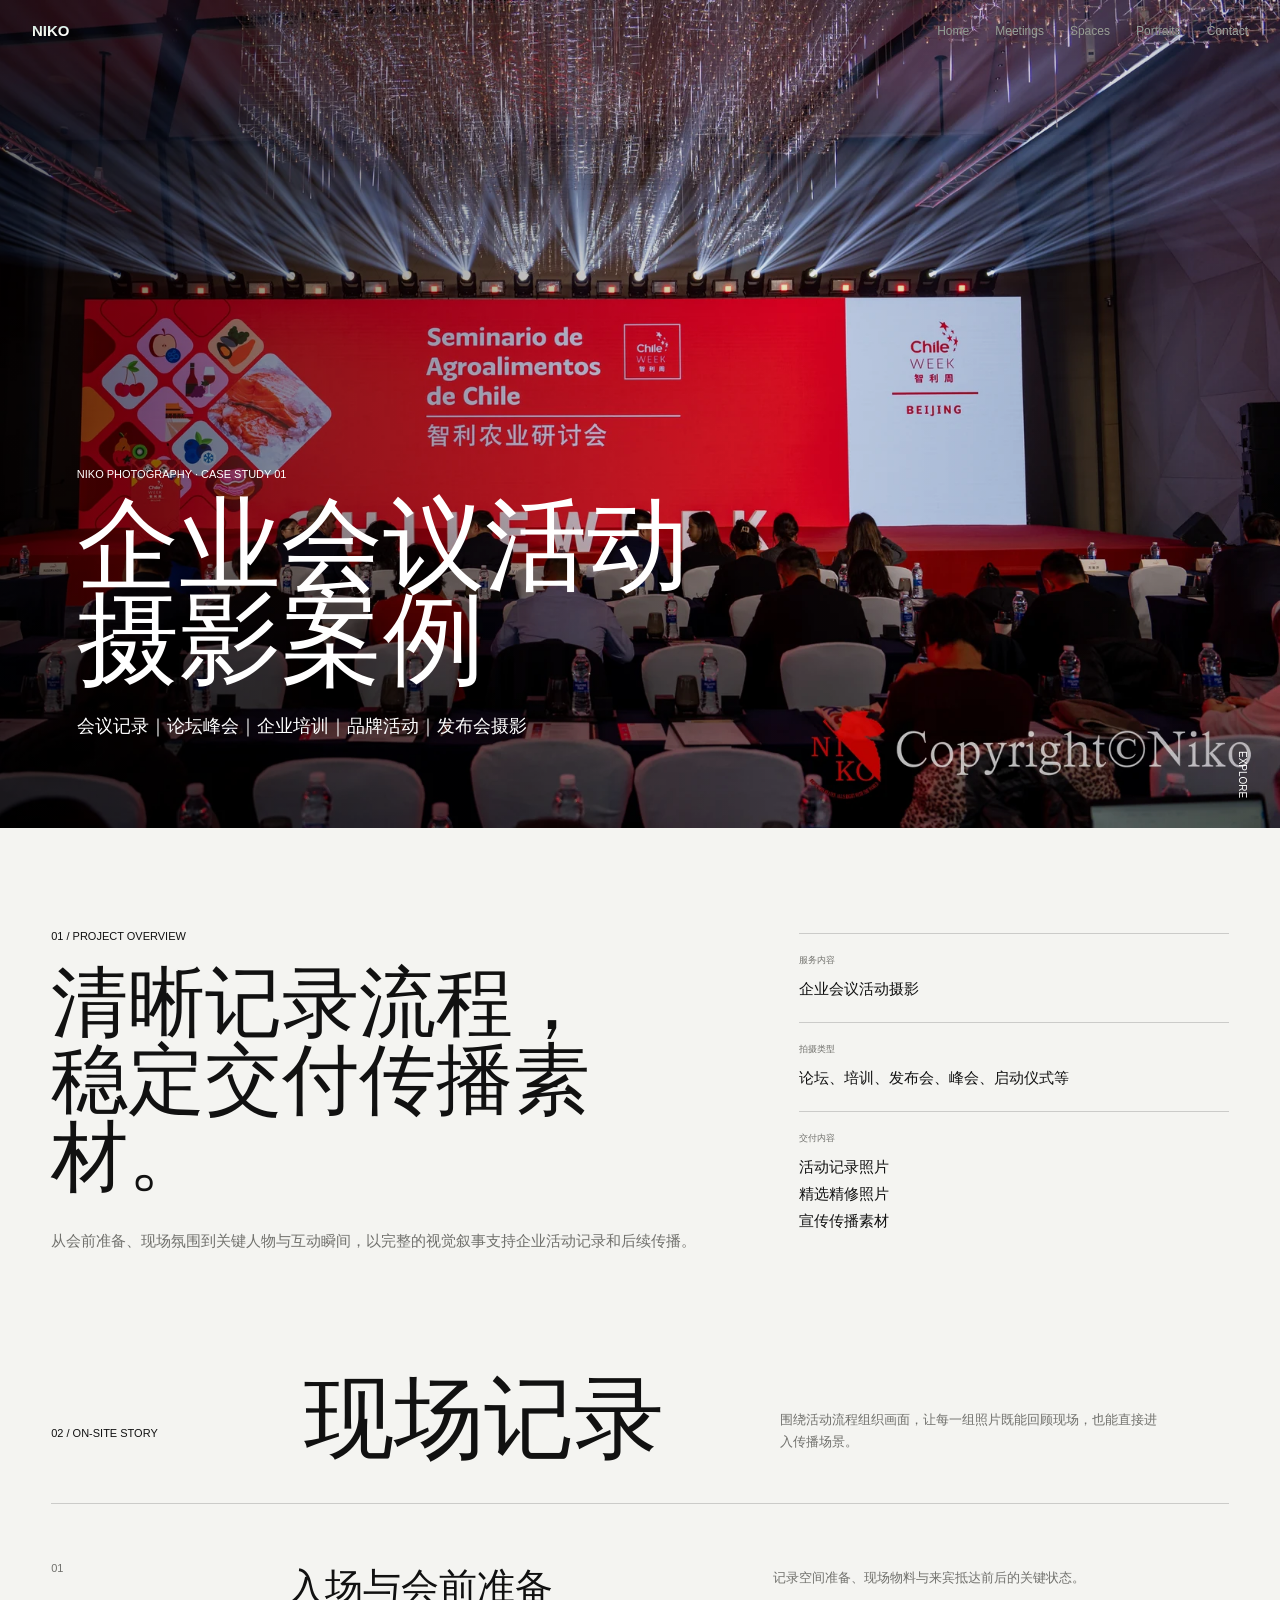
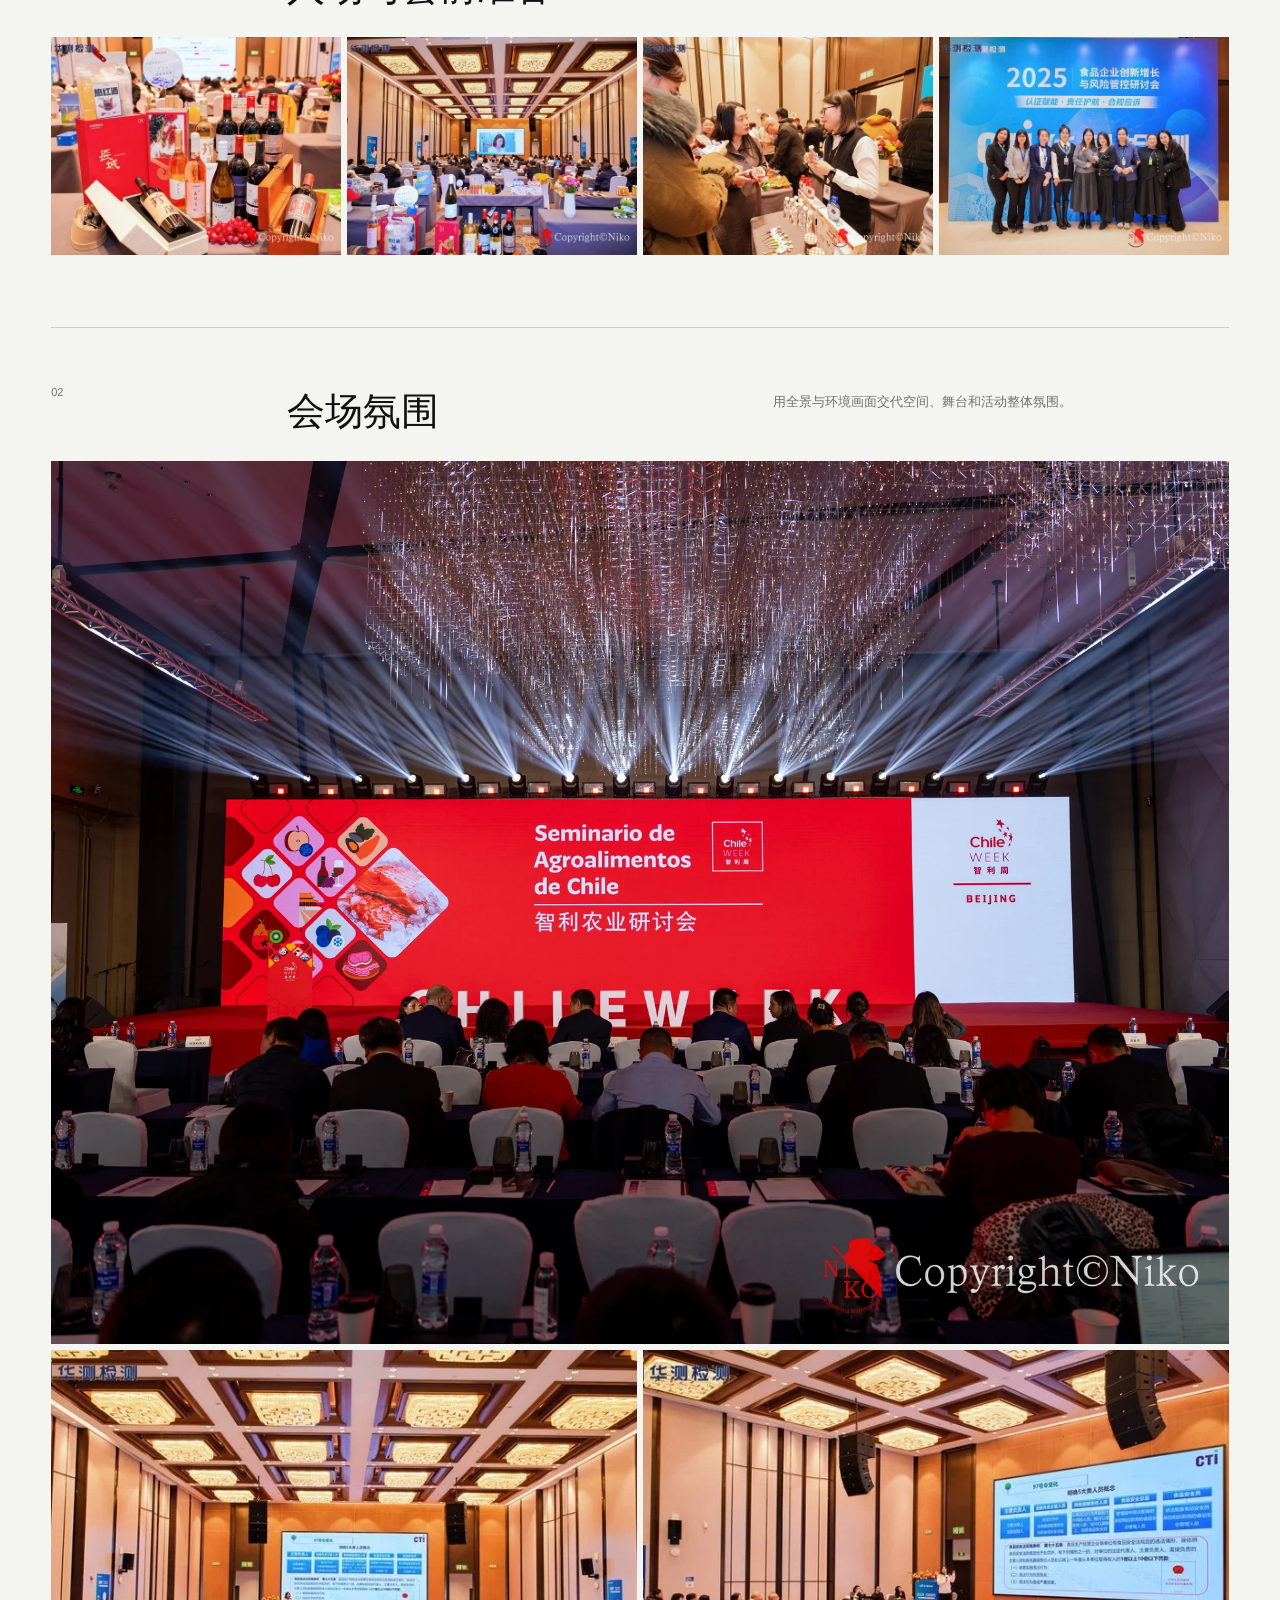
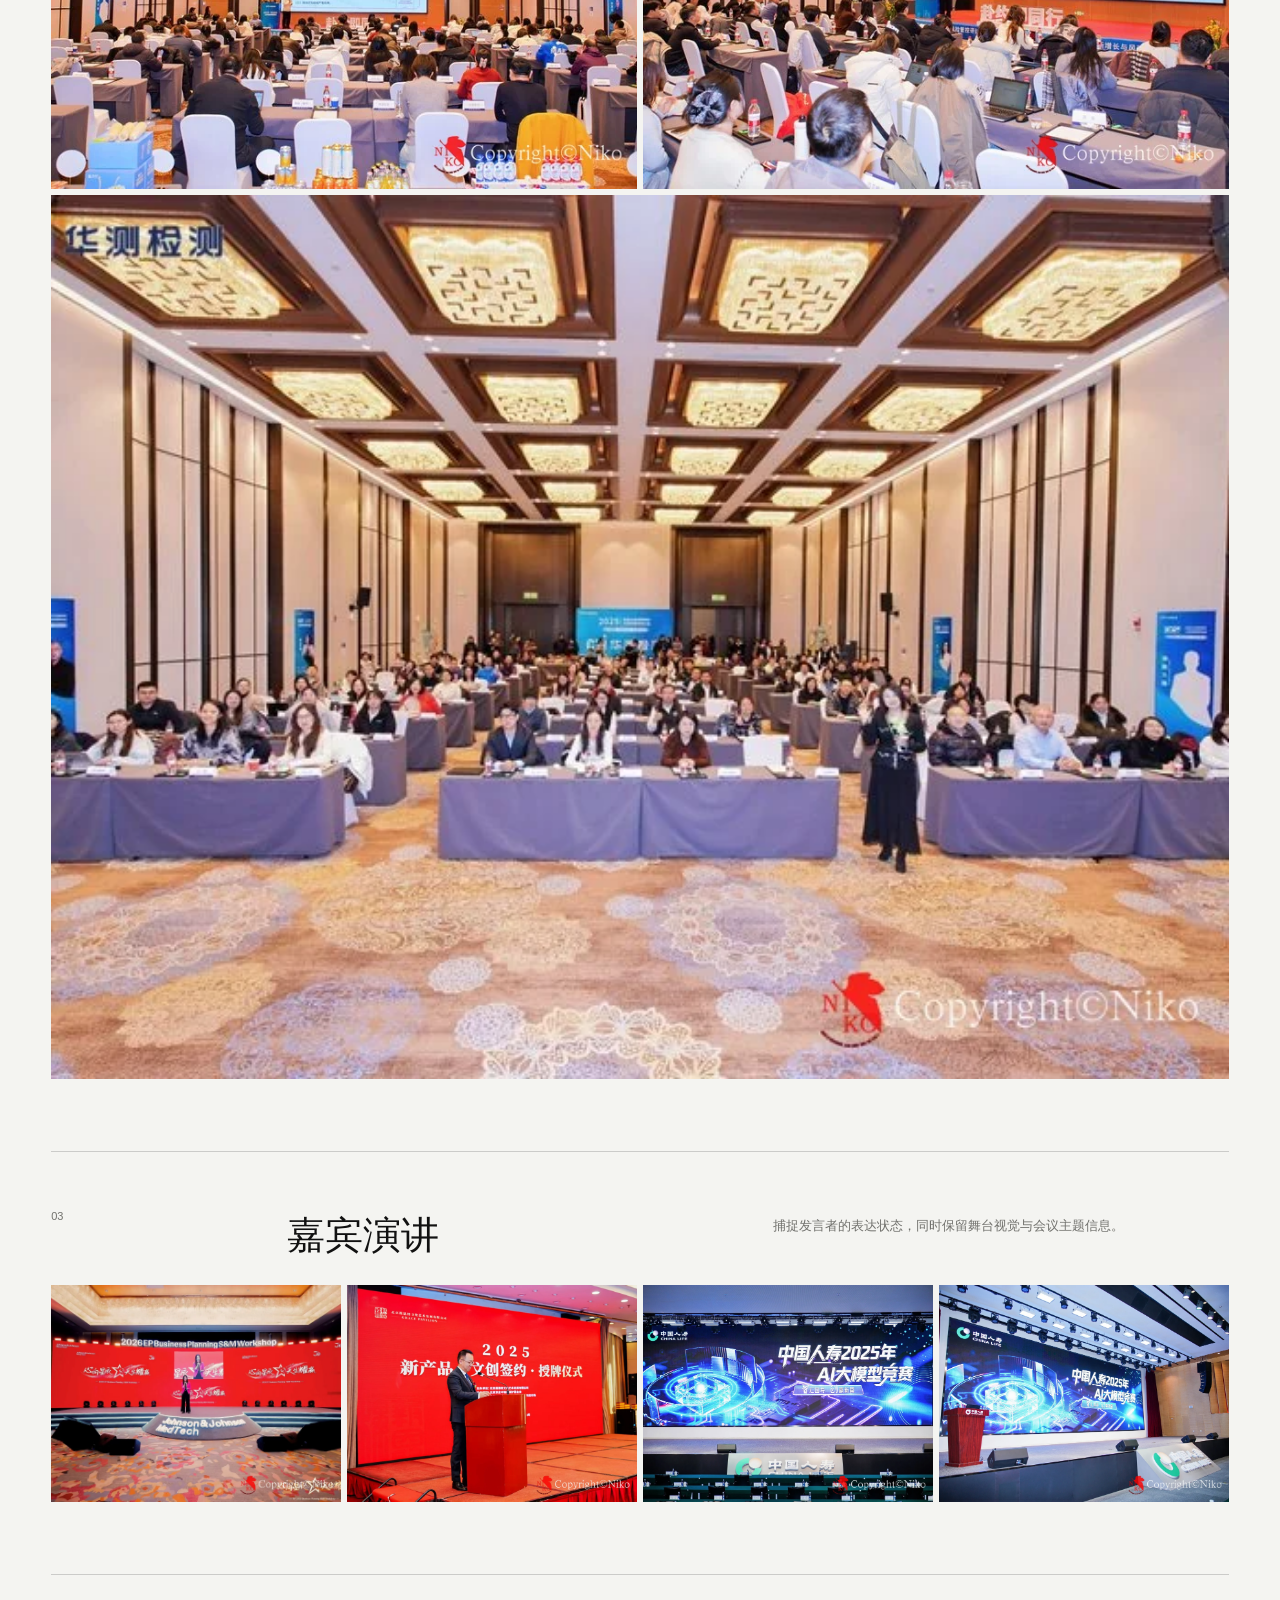
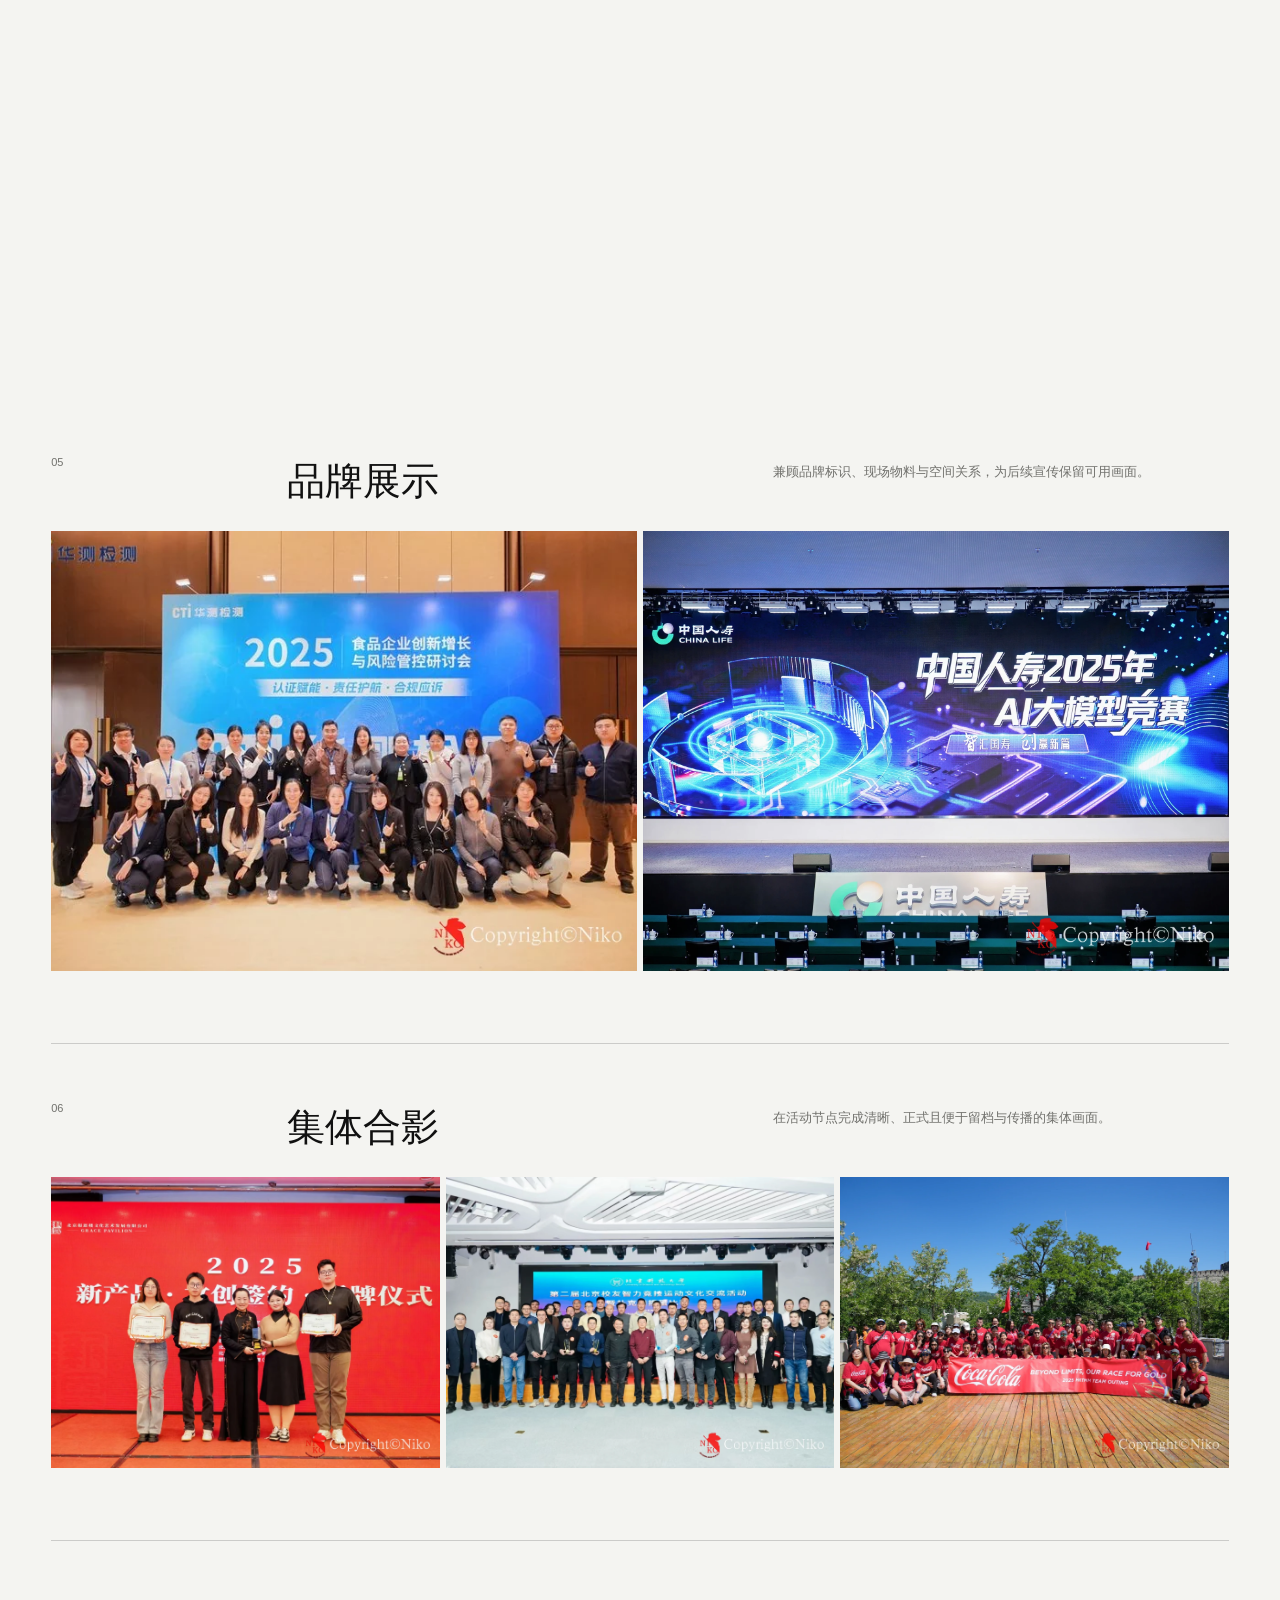
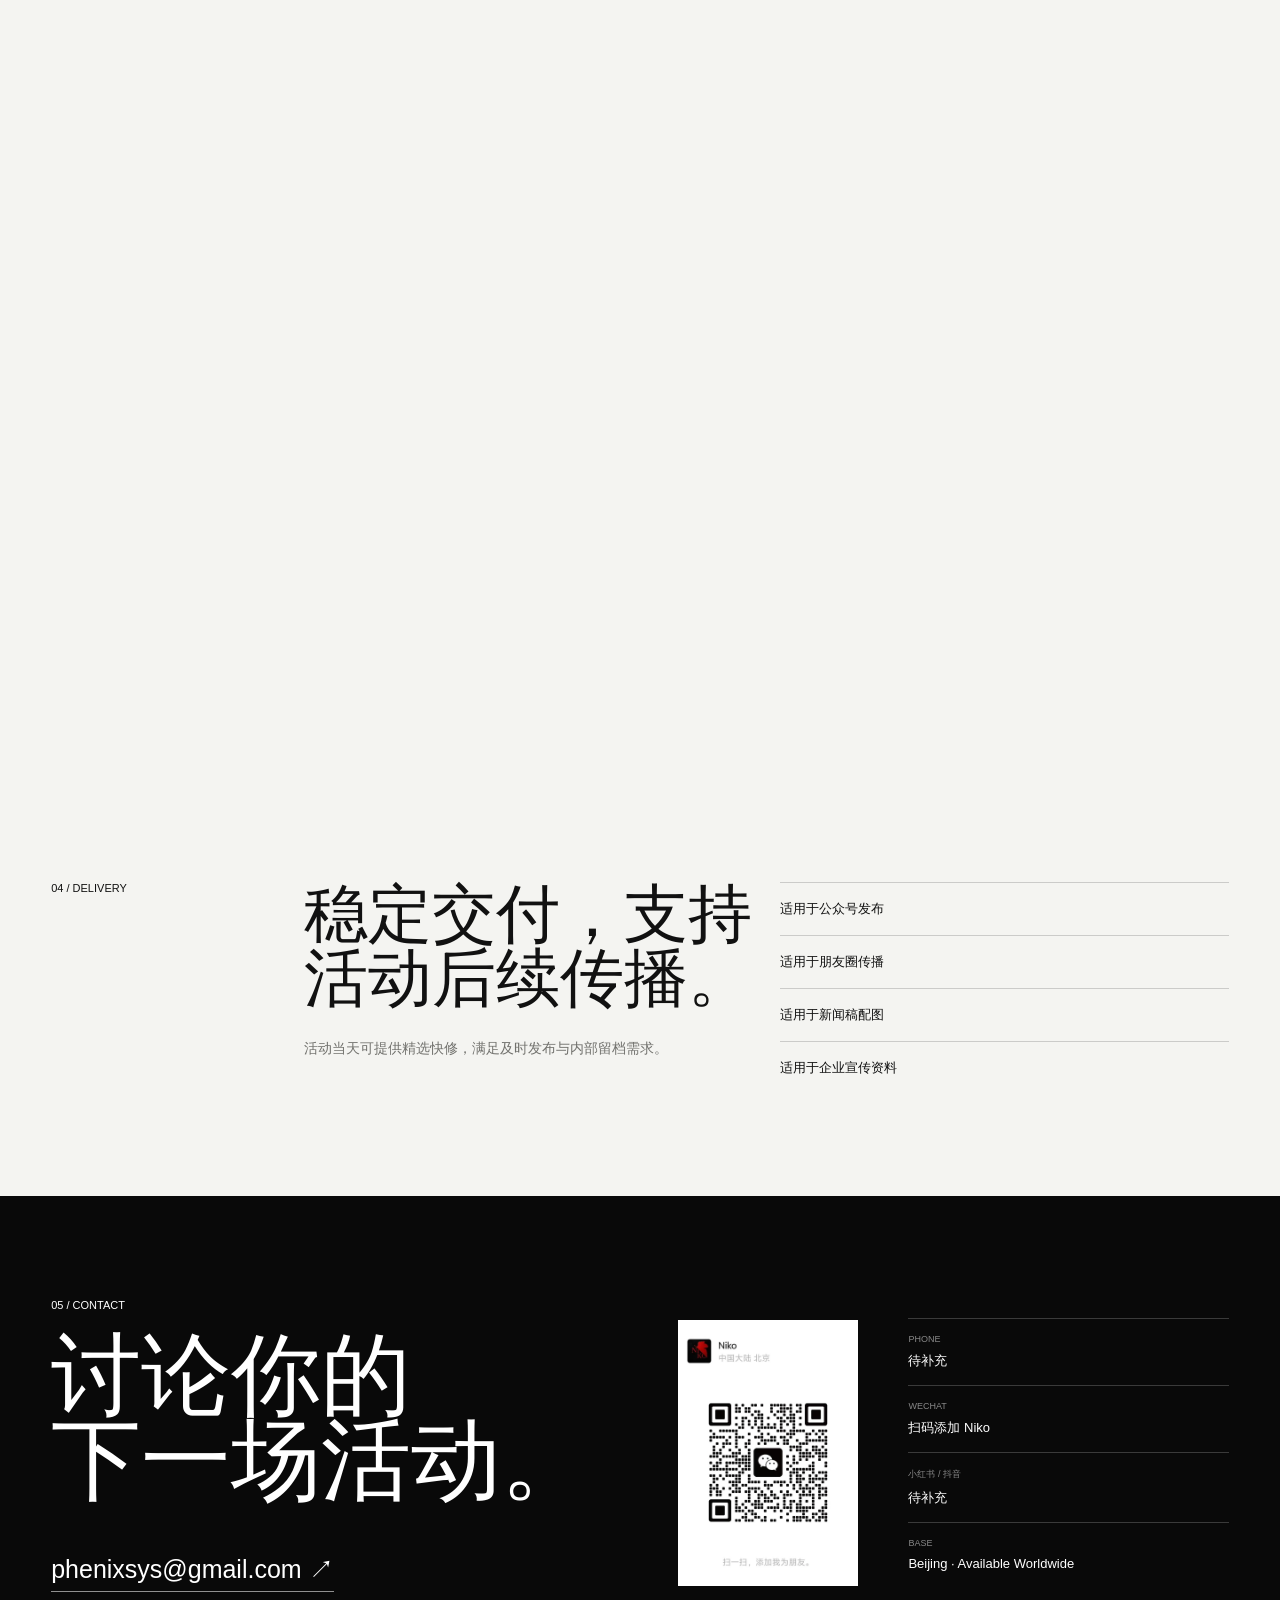
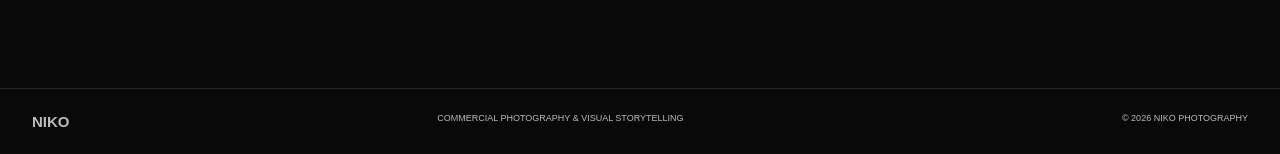
<file: case-meeting-event.html>
<!doctype html>
<html lang="zh-CN">
<head>
  <meta charset="utf-8">
  <meta name="viewport" content="width=device-width, initial-scale=1">
  <meta name="description" content="企业会议、论坛峰会、培训活动、品牌发布会摄影案例展示，提供专业会议活动摄影服务。">
  <title>企业会议活动摄影案例｜Niko Photography</title>
  <link rel="stylesheet" href="style.css?v=8">
  <script src="script.js" defer></script>
</head>
<body class="case-page">
  <header class="site-header">
    <a class="wordmark" href="index.html">NIKO</a>
    <nav aria-label="案例页导航">
      <a href="index.html">Home</a>
      <a href="case-meeting-event.html">Meetings</a>
      <a href="case-hospitality-space.html">Spaces</a>
      <a href="case-commercial-portrait.html">Portraits</a>
      <a href="#contact">Contact</a>
    </nav>
  </header>

  <main id="top">
    <section class="case-hero" aria-labelledby="case-title">
      <picture>
        <source media="(max-width: 800px)" srcset="images/web/meeting-case/meeting-05-hero-mobile.webp?v=3">
        <img src="images/web/meeting-case/meeting-05-hero-desktop.webp?v=3" alt="企业会议活动会场全景" fetchpriority="high">
      </picture>
      <div class="hero-shade"></div>
      <div class="case-hero-content">
        <p class="eyebrow">Niko Photography · Case Study 01</p>
        <h1 id="case-title">企业会议活动<br>摄影案例</h1>
        <p>会议记录｜论坛峰会｜企业培训｜品牌活动｜发布会摄影</p>
      </div>
      <a class="scroll-cue" href="#overview" aria-label="继续浏览">Explore</a>
    </section>

    <section class="case-overview section reveal" id="overview">
      <div class="case-intro">
        <p class="section-index">01 / Project Overview</p>
        <h2>清晰记录流程，<br>稳定交付传播素材。</h2>
        <p>从会前准备、现场氛围到关键人物与互动瞬间，以完整的视觉叙事支持企业活动记录和后续传播。</p>
      </div>
      <dl class="overview-list">
        <div><dt>服务内容</dt><dd>企业会议活动摄影</dd></div>
        <div><dt>拍摄类型</dt><dd>论坛、培训、发布会、峰会、启动仪式等</dd></div>
        <div><dt>交付内容</dt><dd>活动记录照片<br>精选精修照片<br>宣传传播素材</dd></div>
      </dl>
    </section>

    <section class="case-story section" id="story">
      <div class="section-heading reveal">
        <p class="section-index">02 / On-site Story</p>
        <h2>现场记录</h2>
        <p>围绕活动流程组织画面，让每一组照片既能回顾现场，也能直接进入传播场景。</p>
      </div>

      <article class="story-chapter reveal">
        <div class="chapter-copy"><span>01</span><div><h3>入场与会前准备</h3><p>记录空间准备、现场物料与来宾抵达前后的关键状态。</p></div></div>
        <div class="case-gallery case-gallery-four">
          <button class="work"><img src="images/web/meeting-case/alltuu-05.webp?v=3" alt="会议现场品牌产品与物料陈列" loading="lazy"></button>
          <button class="work"><img src="images/web/meeting-case/alltuu-08.webp?v=3" alt="会议开始前的会场与品牌物料" loading="lazy"></button>
          <button class="work"><img src="images/web/meeting-case/alltuu-04.webp?v=3" alt="活动现场来宾交流" loading="lazy"></button>
          <button class="work case-portrait"><img src="images/web/meeting-case/alltuu-06.webp?v=3" alt="活动团队集体合影" loading="lazy"></button>
        </div>
      </article>

      <article class="story-chapter reveal">
        <div class="chapter-copy"><span>02</span><div><h3>会场氛围</h3><p>用全景与环境画面交代空间、舞台和活动整体氛围。</p></div></div>
        <div class="case-gallery">
          <button class="work case-feature"><img src="images/web/meeting-case/meeting-05.webp?v=3" alt="企业会议主舞台与观众席" loading="lazy"></button>
          <button class="work"><img src="images/web/meeting-case/alltuu-01.webp?v=3" alt="企业研讨会会场全景" loading="lazy"></button>
          <button class="work"><img src="images/web/meeting-case/alltuu-02.webp?v=3" alt="企业研讨会现场氛围" loading="lazy"></button>
          <button class="work case-feature"><img src="images/web/meeting-case/alltuu-09.webp?v=3" alt="企业研讨会舞台与座席全景" loading="lazy"></button>
        </div>
      </article>

      <article class="story-chapter reveal">
        <div class="chapter-copy"><span>03</span><div><h3>嘉宾演讲</h3><p>捕捉发言者的表达状态，同时保留舞台视觉与会议主题信息。</p></div></div>
        <div class="case-gallery case-gallery-four">
          <button class="work"><img src="images/web/meeting-case/meeting-09.webp?v=3" alt="嘉宾在主舞台发言" loading="lazy"></button>
          <button class="work"><img src="images/web/meeting-case/meeting-10.webp?v=3" alt="嘉宾在启动仪式现场发言" loading="lazy"></button>
          <button class="work"><img src="images/web/meeting-case/meeting-11.webp?v=3" alt="会议主舞台品牌视觉" loading="lazy"></button>
          <button class="work"><img src="images/web/meeting-case/meeting-12.webp?v=3" alt="论坛舞台与发言嘉宾" loading="lazy"></button>
        </div>
      </article>

      <article class="story-chapter reveal">
        <div class="chapter-copy"><span>04</span><div><h3>互动交流</h3><p>关注嘉宾反应、现场交流与自然发生的真实瞬间。</p></div></div>
        <div class="case-gallery case-gallery-four">
          <button class="work"><img src="images/web/meeting-case/meeting-13.webp?v=3" alt="会议嘉宾专注参与现场互动" loading="lazy"></button>
          <button class="work"><img src="images/web/meeting-case/alltuu-03.webp?v=3" alt="观众记录企业会议内容" loading="lazy"></button>
          <button class="work"><img src="images/web/meeting-case/alltuu-10.webp?v=3" alt="企业研讨会观众与会场" loading="lazy"></button>
          <button class="work"><img src="images/web/meeting-case/meeting-16.webp?v=3" alt="会议观众与舞台现场" loading="lazy"></button>
        </div>
      </article>

      <article class="story-chapter reveal">
        <div class="chapter-copy"><span>05</span><div><h3>品牌展示</h3><p>兼顾品牌标识、现场物料与空间关系，为后续宣传保留可用画面。</p></div></div>
        <div class="case-gallery case-gallery-two">
          <button class="work"><img src="images/web/meeting-case/alltuu-07.webp?v=3" alt="企业研讨会品牌合影区" loading="lazy"></button>
          <button class="work"><img src="images/web/meeting-case/meeting-11.webp?v=3" alt="会议舞台品牌视觉展示" loading="lazy"></button>
        </div>
      </article>

      <article class="story-chapter reveal">
        <div class="chapter-copy"><span>06</span><div><h3>集体合影</h3><p>在活动节点完成清晰、正式且便于留档与传播的集体画面。</p></div></div>
        <div class="case-gallery case-gallery-three">
          <button class="work"><img src="images/web/meeting-case/meeting-18.webp?v=3" alt="活动嘉宾颁奖合影" loading="lazy"></button>
          <button class="work"><img src="images/web/meeting-case/meeting-19.webp?v=3" alt="企业会议集体合影" loading="lazy"></button>
          <button class="work"><img src="images/web/meeting-case/meeting-20.webp?v=3" alt="企业活动户外集体合影" loading="lazy"></button>
        </div>
      </article>
    </section>

    <section class="case-focus section">
      <div class="section-heading reveal">
        <p class="section-index">03 / Photography Focus</p>
        <h2>摄影关注重点</h2>
        <p>围绕企业活动的记录、人物和传播需求建立完整拍摄清单。</p>
      </div>
      <div class="focus-grid reveal">
        <article><span>01</span><h3>会议全流程记录</h3><p>按活动进程组织画面，确保故事完整可回顾。</p></article>
        <article><span>02</span><h3>关键领导与嘉宾捕捉</h3><p>关注发言、交流与重要节点中的人物状态。</p></article>
        <article><span>03</span><h3>现场互动与真实瞬间</h3><p>保留自然表情与现场氛围，避免画面只剩流程。</p></article>
        <article><span>04</span><h3>品牌露出与传播素材</h3><p>让标识、物料和活动内容清楚进入画面。</p></article>
        <article><span>05</span><h3>快速交付支持宣传发布</h3><p>根据传播节奏整理适合快速使用的精选画面。</p></article>
      </div>
    </section>

    <section class="delivery section reveal">
      <p class="section-index">04 / Delivery</p>
      <div>
        <h2>稳定交付，支持活动后续传播。</h2>
        <p>活动当天可提供精选快修，满足及时发布与内部留档需求。</p>
      </div>
      <ul>
        <li>适用于公众号发布</li>
        <li>适用于朋友圈传播</li>
        <li>适用于新闻稿配图</li>
        <li>适用于企业宣传资料</li>
      </ul>
    </section>

    <section class="contact section" id="contact">
      <div class="contact-lead reveal">
        <p class="section-index">05 / Contact</p>
        <h2>讨论你的<br>下一场活动。</h2>
        <a href="mailto:phenixsys@gmail.com">phenixsys@gmail.com ↗</a>
      </div>
      <div class="contact-details reveal">
        <img class="wechat-qr" src="images/web/wechat-qr.webp" alt="Niko 微信二维码" draggable="false">
        <dl>
          <div><dt>Phone</dt><dd>待补充</dd></div>
          <div><dt>WeChat</dt><dd>扫码添加 Niko</dd></div>
          <div><dt>小红书 / 抖音</dt><dd>待补充</dd></div>
          <div><dt>Base</dt><dd>Beijing · Available Worldwide</dd></div>
        </dl>
      </div>
    </section>
  </main>

  <footer>
    <a class="wordmark" href="index.html">NIKO</a>
    <p>Commercial Photography &amp; Visual Storytelling</p>
    <p>© 2026 Niko Photography</p>
  </footer>

  <dialog class="lightbox" aria-label="作品大图">
    <button class="lightbox-close" aria-label="关闭">×</button>
    <img alt="">
  </dialog>
</body>
</html>
</file>
<file: style.css>
:root {
  --black: #090909;
  --ink: #111;
  --paper: #f4f4f1;
  --line: rgba(17, 17, 17, .18);
  --muted: #71716d;
  --max: 1600px;
}

* { box-sizing: border-box; }
html { scroll-behavior: smooth; background: var(--paper); }
body {
  margin: 0;
  color: var(--ink);
  background: var(--paper);
  font-family: -apple-system, BlinkMacSystemFont, "Helvetica Neue", Arial, sans-serif;
  letter-spacing: 0;
}
a { color: inherit; text-decoration: none; }
img { display: block; width: 100%; }
img {
  -webkit-user-drag: none;
  -webkit-touch-callout: none;
  user-select: none;
}
button { font: inherit; }

.site-header {
  position: fixed;
  z-index: 20;
  top: 0;
  left: 0;
  right: 0;
  display: flex;
  justify-content: space-between;
  align-items: center;
  padding: 22px 32px;
  color: #fff;
  mix-blend-mode: difference;
}
.wordmark { font-size: 15px; font-weight: 700; }
nav { display: flex; gap: 26px; font-size: 12px; }
nav a { opacity: .72; transition: opacity .2s ease; }
nav a:hover { opacity: 1; }

.case-entry {
  display: grid;
  grid-template-columns: 1fr 1fr auto;
  gap: 24px;
  align-items: baseline;
  margin: 0 0 20px;
  padding: 14px 0;
  border-top: 1px solid var(--line);
  border-bottom: 1px solid var(--line);
}
.case-entry span { color: var(--muted); font-size: 10px; text-transform: uppercase; }
.case-entry strong { font-size: 14px; font-weight: 500; }

.hero {
  position: relative;
  min-height: 84vh;
  overflow: hidden;
  color: white;
}
.hero > picture {
  position: absolute;
  inset: 0;
}
.hero > picture img {
  width: 100%;
  height: 100%;
  object-fit: cover;
  object-position: right bottom;
}
.hero-shade {
  position: absolute;
  inset: 0;
  background: linear-gradient(90deg, rgba(0,0,0,.58), rgba(0,0,0,.08) 62%, rgba(0,0,0,.18));
}
.hero-content {
  position: absolute;
  z-index: 2;
  left: clamp(24px, 6vw, 100px);
  bottom: clamp(58px, 10vh, 110px);
  max-width: 820px;
}
.eyebrow, .section-index {
  margin: 0 0 22px;
  font-size: 11px;
  text-transform: uppercase;
  color: inherit;
}
h1, h2, h3, p { letter-spacing: 0; }
h1 {
  margin: 0;
  font-size: clamp(62px, 10vw, 160px);
  line-height: .85;
  font-weight: 520;
}
.hero-subtitle { margin: 30px 0 0; font-size: clamp(16px, 2vw, 26px); }
.hero-services { margin: 12px 0 0; font-size: 12px; opacity: .7; }
.scroll-cue {
  position: absolute;
  right: 32px;
  bottom: 30px;
  z-index: 2;
  font-size: 10px;
  text-transform: uppercase;
  writing-mode: vertical-rl;
}

.section, .portfolio {
  width: min(var(--max), 100%);
  margin: 0 auto;
  padding: clamp(68px, 8vw, 112px) clamp(22px, 4vw, 64px);
}
.about {
  display: grid;
  grid-template-columns: 1.25fr .75fr;
  gap: 6vw;
  align-items: end;
}
.about h2, .section-heading h2, .contact h2 {
  margin: 0;
  font-size: clamp(46px, 7vw, 110px);
  line-height: .95;
  font-weight: 500;
}
.about-copy { max-width: 520px; padding-bottom: 4px; }
.about-copy h3 { margin: 0 0 24px; font-size: 14px; }
.about-copy p { margin: 0 0 18px; color: #464643; font-size: clamp(15px, 1.4vw, 19px); line-height: 1.8; }
.text-link { display: inline-block; margin-top: 24px; padding-bottom: 7px; border-bottom: 1px solid var(--ink); font-size: 12px; text-transform: uppercase; }

.portfolio { padding-top: 20px; }
.section-heading { display: grid; grid-template-columns: .5fr 1fr 1fr; align-items: end; gap: 28px; padding-bottom: 42px; border-bottom: 1px solid var(--line); }
.section-heading h2 { grid-column: 2; }
.section-heading > p:last-child { max-width: 380px; margin: 0 0 8px; color: var(--muted); font-size: 13px; line-height: 1.7; }
.project { padding: 56px 0 72px; border-bottom: 1px solid var(--line); }
.project-title { display: grid; grid-template-columns: 1fr 1fr auto; align-items: baseline; margin-bottom: 24px; }
.project-title p, .project-title span { margin: 0; color: var(--muted); font-size: 11px; text-transform: uppercase; }
.project-title h3 { margin: 0; font-size: clamp(26px, 3vw, 46px); font-weight: 500; }

.gallery {
  display: grid;
  grid-template-columns: repeat(12, 1fr);
  gap: 6px;
  grid-auto-flow: dense;
}
.work {
  grid-column: span 4;
  position: relative;
  border: 0;
  padding: 0;
  background: #ddd;
  overflow: hidden;
  cursor: zoom-in;
  aspect-ratio: 4 / 3;
  -webkit-touch-callout: none;
  user-select: none;
}
.work-wide { grid-column: span 8; aspect-ratio: 16 / 9; }
.work-tall { aspect-ratio: 3 / 4; }
.gallery:not(.gallery-portrait) .work,
.gallery:not(.gallery-portrait) .work-wide {
  grid-column: span 3;
  aspect-ratio: 4 / 3;
}
.gallery:not(.gallery-portrait) .work:nth-child(1),
.gallery:not(.gallery-portrait) .work:nth-child(2),
.gallery:not(.gallery-portrait) .work:nth-child(7),
.gallery:not(.gallery-portrait) .work:nth-child(8) {
  grid-column: span 6;
  aspect-ratio: 16 / 10;
}
.gallery-portrait .work,
.gallery-portrait .work-wide {
  grid-column: span 3;
  aspect-ratio: 3 / 4;
}
.work img {
  height: 100%;
  object-fit: cover;
  object-position: right bottom;
  transition: transform .7s cubic-bezier(.22,.61,.36,1), filter .3s ease;
}
.work:hover img { transform: scale(1.025); filter: brightness(.88); }

.services { padding-top: 32px; }
.services .section-heading { grid-template-columns: .5fr 1fr; }
.service-list { margin-top: 36px; border-top: 1px solid var(--line); }
.service-list article {
  display: grid;
  grid-template-columns: .5fr 1fr 1fr;
  gap: 40px;
  align-items: start;
  padding: 22px 0 28px;
  border-bottom: 1px solid var(--line);
}
.service-list span { color: var(--muted); font-size: 11px; }
.service-list h3 { margin: 0; font-size: clamp(22px, 3vw, 42px); font-weight: 500; }
.service-list p { max-width: 380px; margin: 3px 0 0; color: var(--muted); font-size: 13px; line-height: 1.7; }

.contact {
  display: grid;
  grid-template-columns: 1fr 1fr;
  gap: 6vw;
  align-items: end;
  color: #fff;
  background: var(--black);
  max-width: none;
}
.contact h2 { margin-bottom: 50px; }
.contact-lead > a { font-size: clamp(16px, 2vw, 25px); border-bottom: 1px solid rgba(255,255,255,.55); padding-bottom: 8px; }
.contact-details { display: grid; grid-template-columns: 180px 1fr; gap: 50px; align-items: end; }
.wechat-qr {
  display: block;
  width: 180px;
  height: auto;
  background: #fff;
}
dl { margin: 0; }
dl div { padding: 15px 0; border-top: 1px solid rgba(255,255,255,.2); }
dt { margin-bottom: 8px; color: #888; font-size: 9px; text-transform: uppercase; }
dd { margin: 0; font-size: 13px; }

footer {
  display: grid;
  grid-template-columns: 1fr 1fr 1fr;
  padding: 24px 32px;
  color: #bbb;
  background: var(--black);
  border-top: 1px solid #272727;
  font-size: 9px;
  text-transform: uppercase;
}
footer p { margin: 0; }
footer p:last-child { text-align: right; }

.lightbox {
  width: 100vw;
  max-width: none;
  height: 100vh;
  max-height: none;
  margin: 0;
  padding: 30px;
  border: 0;
  background: rgba(0,0,0,.95);
}
.lightbox:not([open]) { display: none; }
.lightbox::backdrop { background: rgba(0,0,0,.92); }
.lightbox img { width: 100%; height: 100%; object-fit: contain; }
.lightbox-close {
  position: fixed;
  z-index: 3;
  top: 20px;
  right: 25px;
  width: 40px;
  height: 40px;
  border: 0;
  color: #fff;
  background: rgba(0,0,0,.5);
  font-size: 30px;
  cursor: pointer;
}

.case-hero {
  position: relative;
  min-height: 92vh;
  overflow: hidden;
  color: #fff;
}
.case-hero > picture { position: absolute; inset: 0; }
.case-hero > picture img { width: 100%; height: 100%; object-fit: cover; object-position: right bottom; }
.portrait-case-hero .hero-shade { background: linear-gradient(90deg, rgba(0,0,0,.72), rgba(0,0,0,.16) 58%, rgba(0,0,0,.08)); }
.case-hero-content {
  position: absolute;
  z-index: 2;
  left: clamp(24px, 6vw, 100px);
  right: 24px;
  bottom: clamp(58px, 10vh, 110px);
  max-width: min(1100px, calc(100vw - 48px));
}
.case-hero-content .eyebrow { margin: 0 0 18px; }
.case-hero h1 { font-size: clamp(48px, 8vw, 128px); line-height: .92; }
.case-hero-content > p:last-child { margin: 28px 0 0; font-size: clamp(13px, 1.4vw, 20px); }
.case-overview { display: grid; grid-template-columns: 1.2fr .8fr; gap: 8vw; align-items: end; }
.case-intro h2, .delivery h2 {
  margin: 0;
  font-size: clamp(40px, 6vw, 92px);
  line-height: 1;
  font-weight: 500;
}
.case-intro > p:last-child { max-width: 650px; margin: 32px 0 0; color: var(--muted); font-size: 15px; line-height: 1.8; }
.overview-list div { padding: 20px 0; border-top: 1px solid var(--line); }
.overview-list dt { color: var(--muted); }
.overview-list dd { font-size: 15px; line-height: 1.8; }
.case-story { padding-top: 20px; }
.story-chapter { padding: 58px 0 72px; border-bottom: 1px solid var(--line); }
.chapter-copy { display: grid; grid-template-columns: .5fr 1fr 1fr; margin-bottom: 24px; }
.chapter-copy > span { color: var(--muted); font-size: 11px; }
.chapter-copy div { grid-column: 2 / 4; display: grid; grid-template-columns: 1fr 1fr; gap: 30px; }
.chapter-copy h3 { margin: 0; font-size: clamp(25px, 3vw, 44px); font-weight: 500; }
.chapter-copy p { max-width: 380px; margin: 5px 0 0; color: var(--muted); font-size: 13px; line-height: 1.7; }
.case-gallery { display: grid; grid-template-columns: repeat(2, 1fr); gap: 6px; }
.case-gallery .work { width: 100%; grid-column: auto; aspect-ratio: 4 / 3; }
.case-gallery .case-feature { grid-column: 1 / -1; aspect-ratio: 4 / 3; }
.case-gallery-four { grid-template-columns: repeat(4, 1fr); }
.case-gallery-four .work { aspect-ratio: 4 / 3; }
.case-gallery-four .case-portrait { aspect-ratio: 4 / 3; }
.case-gallery-portrait .work { aspect-ratio: 3 / 4; }
.case-gallery-two { grid-template-columns: repeat(2, 1fr); }
.case-gallery-three { grid-template-columns: repeat(3, 1fr); }
.focus-grid { display: grid; grid-template-columns: repeat(5, 1fr); gap: 6px; margin-top: 38px; }
.focus-grid article { min-height: 280px; padding: 20px; color: #fff; background: var(--black); }
.focus-grid span { color: #777; font-size: 10px; }
.focus-grid h3 { margin: 90px 0 16px; font-size: 20px; font-weight: 500; line-height: 1.3; }
.focus-grid p { margin: 0; color: #999; font-size: 12px; line-height: 1.7; }
.delivery { display: grid; grid-template-columns: .5fr 1fr 1fr; gap: 28px; align-items: start; }
.delivery h2 { font-size: clamp(36px, 5vw, 72px); }
.delivery div p { max-width: 520px; margin: 26px 0 0; color: var(--muted); font-size: 14px; line-height: 1.8; }
.delivery ul { margin: 0; padding: 0; list-style: none; }
.delivery li { padding: 17px 0; border-top: 1px solid var(--line); font-size: 13px; }

.reveal { opacity: 0; transform: translateY(24px); transition: opacity .7s ease, transform .7s ease; }
.reveal.visible { opacity: 1; transform: none; }

@media (max-width: 800px) {
  .site-header { padding: 18px 18px; }
  nav { gap: 14px; }
  nav .nav-secondary { display: none; }
  .case-page nav a:not(:first-child):not(:last-child) { display: none; }
  .hero { min-height: 78svh; }
  .hero-content { left: 20px; right: 20px; bottom: 55px; }
  h1 { font-size: 58px; line-height: .9; }
  .hero-services { max-width: 260px; line-height: 1.7; }
  .scroll-cue { display: none; }
  .section, .portfolio { padding: 54px 14px; }
  .about, .contact { grid-template-columns: 1fr; gap: 32px; }
  .section-heading, .services .section-heading { display: block; padding-bottom: 24px; }
  .section-heading h2 { margin-bottom: 14px; }
  .project { padding: 38px 0 48px; }
  .project-title { grid-template-columns: 1fr auto; row-gap: 8px; }
  .project-title h3 { grid-column: 1; grid-row: 2; }
  .project-title span { grid-column: 2; grid-row: 2; }
  .project-title p { grid-column: 1 / -1; }
  .gallery { gap: 4px; }
  .work, .work-wide { grid-column: span 6; aspect-ratio: 4 / 3; }
  .gallery:not(.gallery-portrait) .work,
  .gallery:not(.gallery-portrait) .work-wide,
  .gallery:not(.gallery-portrait) .work:nth-child(1),
  .gallery:not(.gallery-portrait) .work:nth-child(2),
  .gallery:not(.gallery-portrait) .work:nth-child(7),
  .gallery:not(.gallery-portrait) .work:nth-child(8) {
    grid-column: span 6;
    aspect-ratio: 4 / 3;
  }
  .gallery-portrait .work, .gallery-portrait .work-wide { grid-column: span 6; aspect-ratio: 3 / 4; }
  .gallery-portrait .work:first-child { grid-column: span 6; aspect-ratio: 3 / 4; }
  .service-list article { grid-template-columns: 42px 1fr; gap: 12px; }
  .service-list p { grid-column: 2; }
  .contact { padding-top: 60px; padding-bottom: 60px; }
  .contact-details { grid-template-columns: 120px 1fr; gap: 25px; }
  .wechat-qr { width: 120px; }
  footer { display: flex; flex-direction: column; gap: 12px; padding: 24px 18px; }
  footer p:last-child { text-align: left; }
  .lightbox { padding: 10px; }
  .case-entry { grid-template-columns: 1fr auto; row-gap: 8px; margin-bottom: 16px; }
  .case-entry strong { grid-column: 1 / -1; grid-row: 2; }
  .case-hero { min-height: 78svh; }
  .case-hero-content { left: 18px; right: 18px; bottom: 50px; }
  .case-hero-content .eyebrow { margin-bottom: 14px; }
  .case-hero h1 { font-size: clamp(40px, 13vw, 58px); }
  .case-hero-content > p:last-child { max-width: 290px; line-height: 1.7; }
  .case-overview { grid-template-columns: 1fr; gap: 38px; }
  .chapter-copy, .chapter-copy div { display: block; }
  .chapter-copy > span { display: block; margin-bottom: 10px; }
  .chapter-copy p { margin-top: 12px; }
  .story-chapter { padding: 42px 0 52px; }
  .case-gallery, .case-gallery-four, .case-gallery-two, .case-gallery-three { grid-template-columns: repeat(2, 1fr); gap: 4px; }
  .case-gallery .work, .case-gallery .case-feature, .case-gallery-four .case-portrait { grid-column: auto; aspect-ratio: 4 / 3; }
  .case-gallery-portrait .work { aspect-ratio: 3 / 4; }
  .focus-grid { grid-template-columns: 1fr; gap: 4px; }
  .focus-grid article { min-height: 0; }
  .focus-grid h3 { margin: 52px 0 12px; }
  .delivery { grid-template-columns: 1fr; gap: 32px; }
}

@media (max-width: 360px) {
  h1 { font-size: 50px; }
}

@media (prefers-reduced-motion: reduce) {
  html { scroll-behavior: auto; }
  .reveal { opacity: 1; transform: none; transition: none; }
  .work img { transition: none; }
}
</file>
